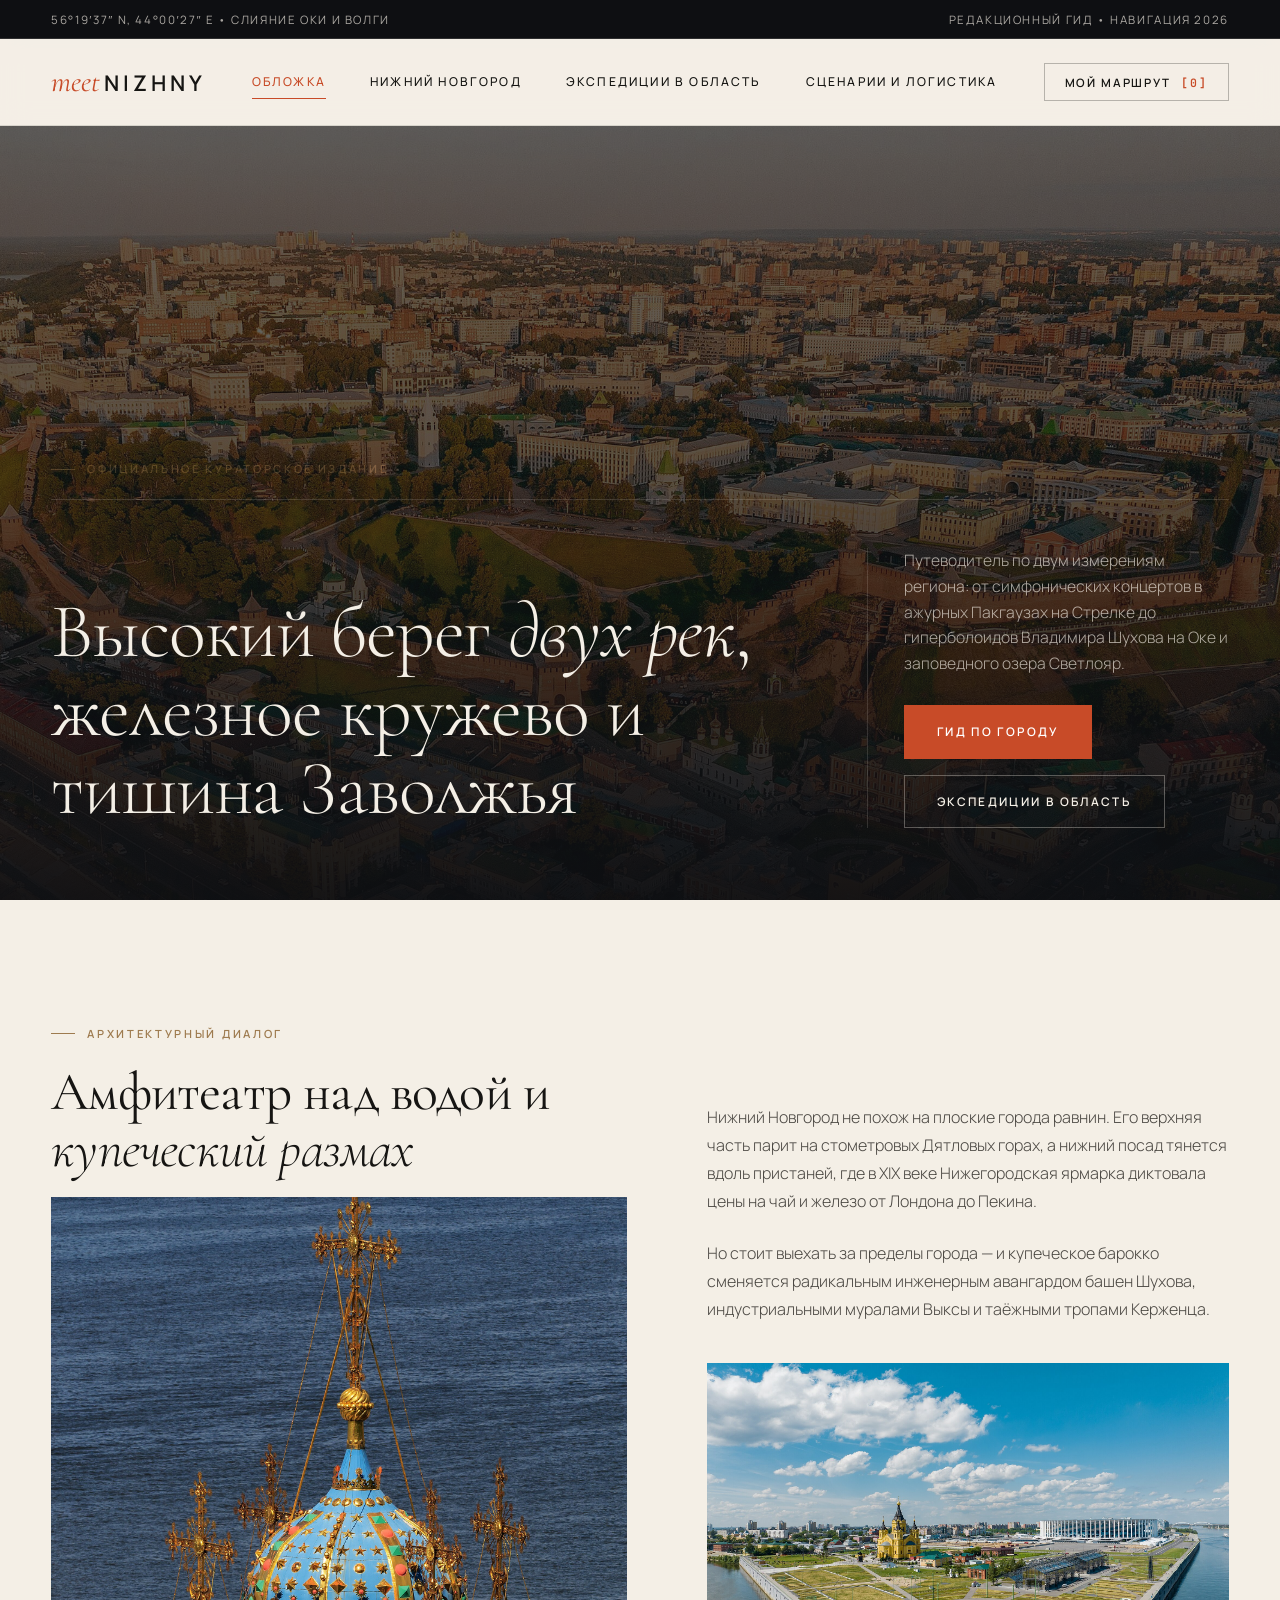
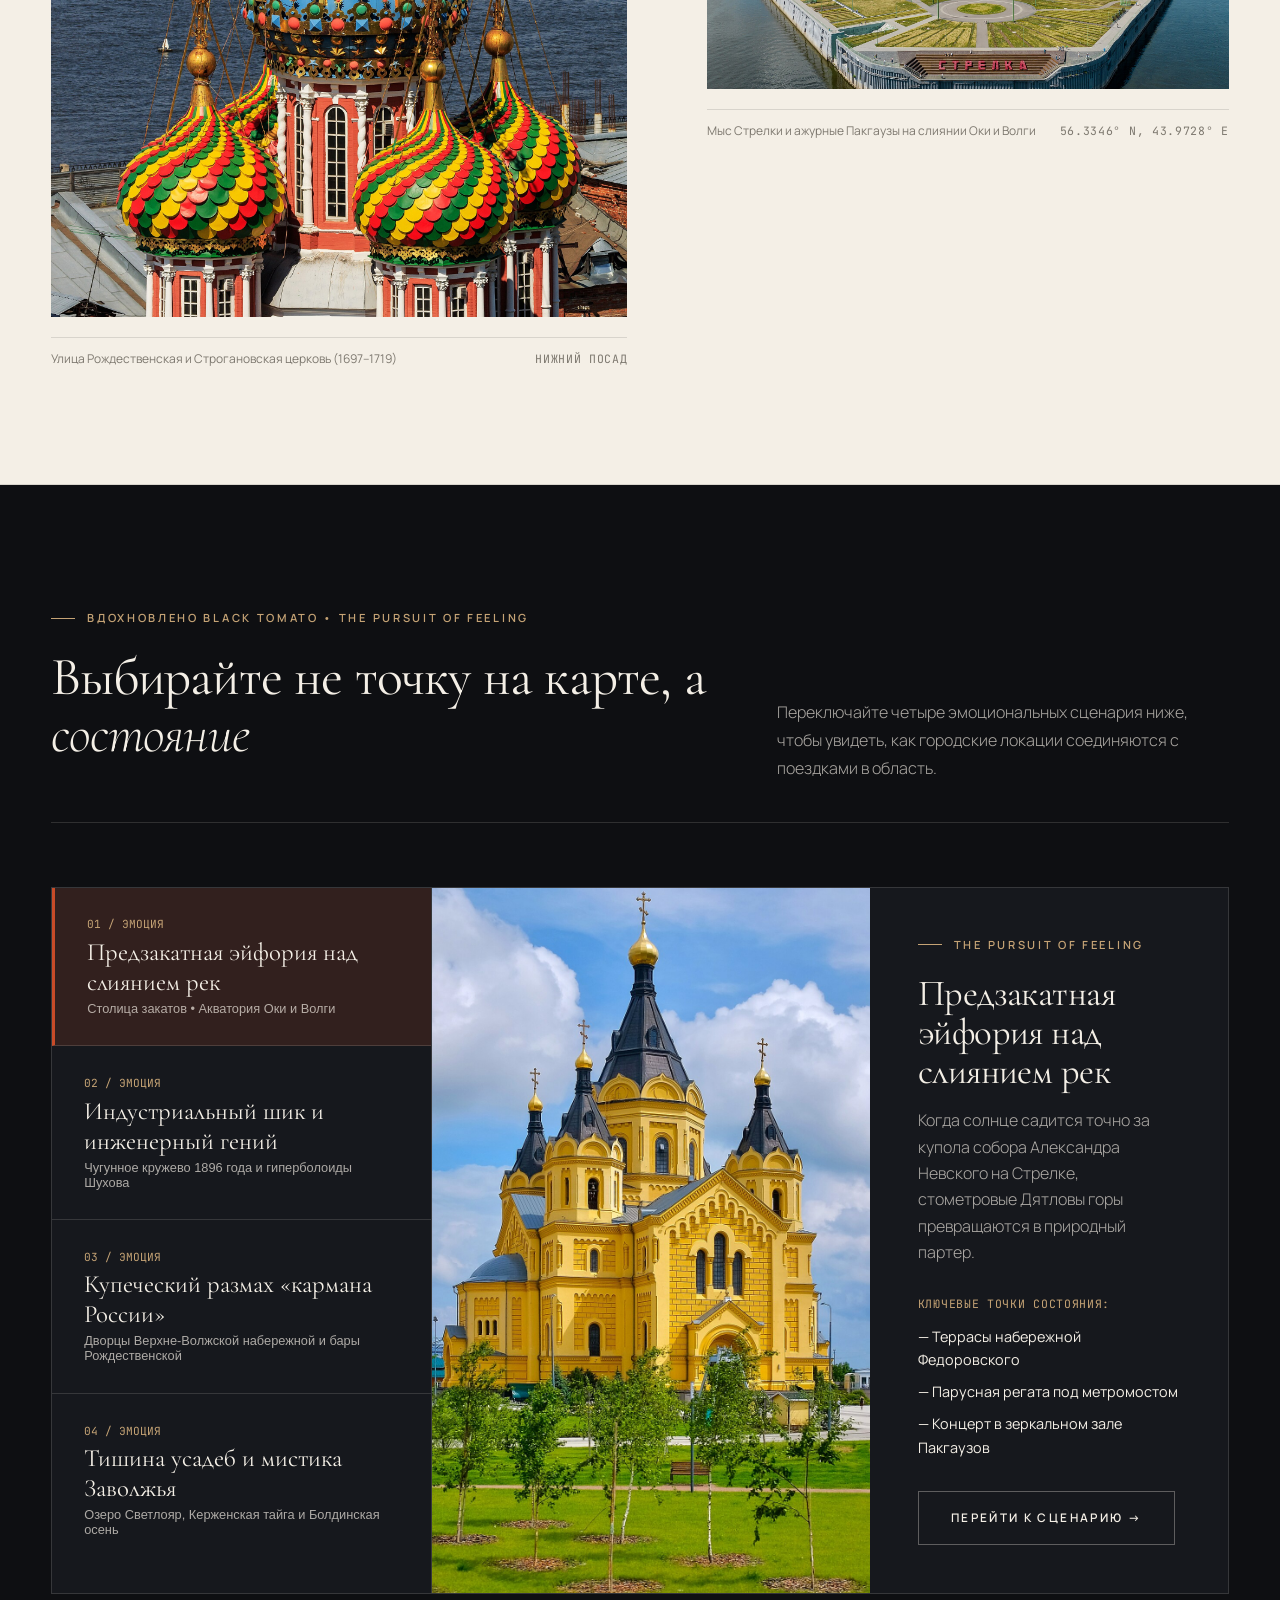
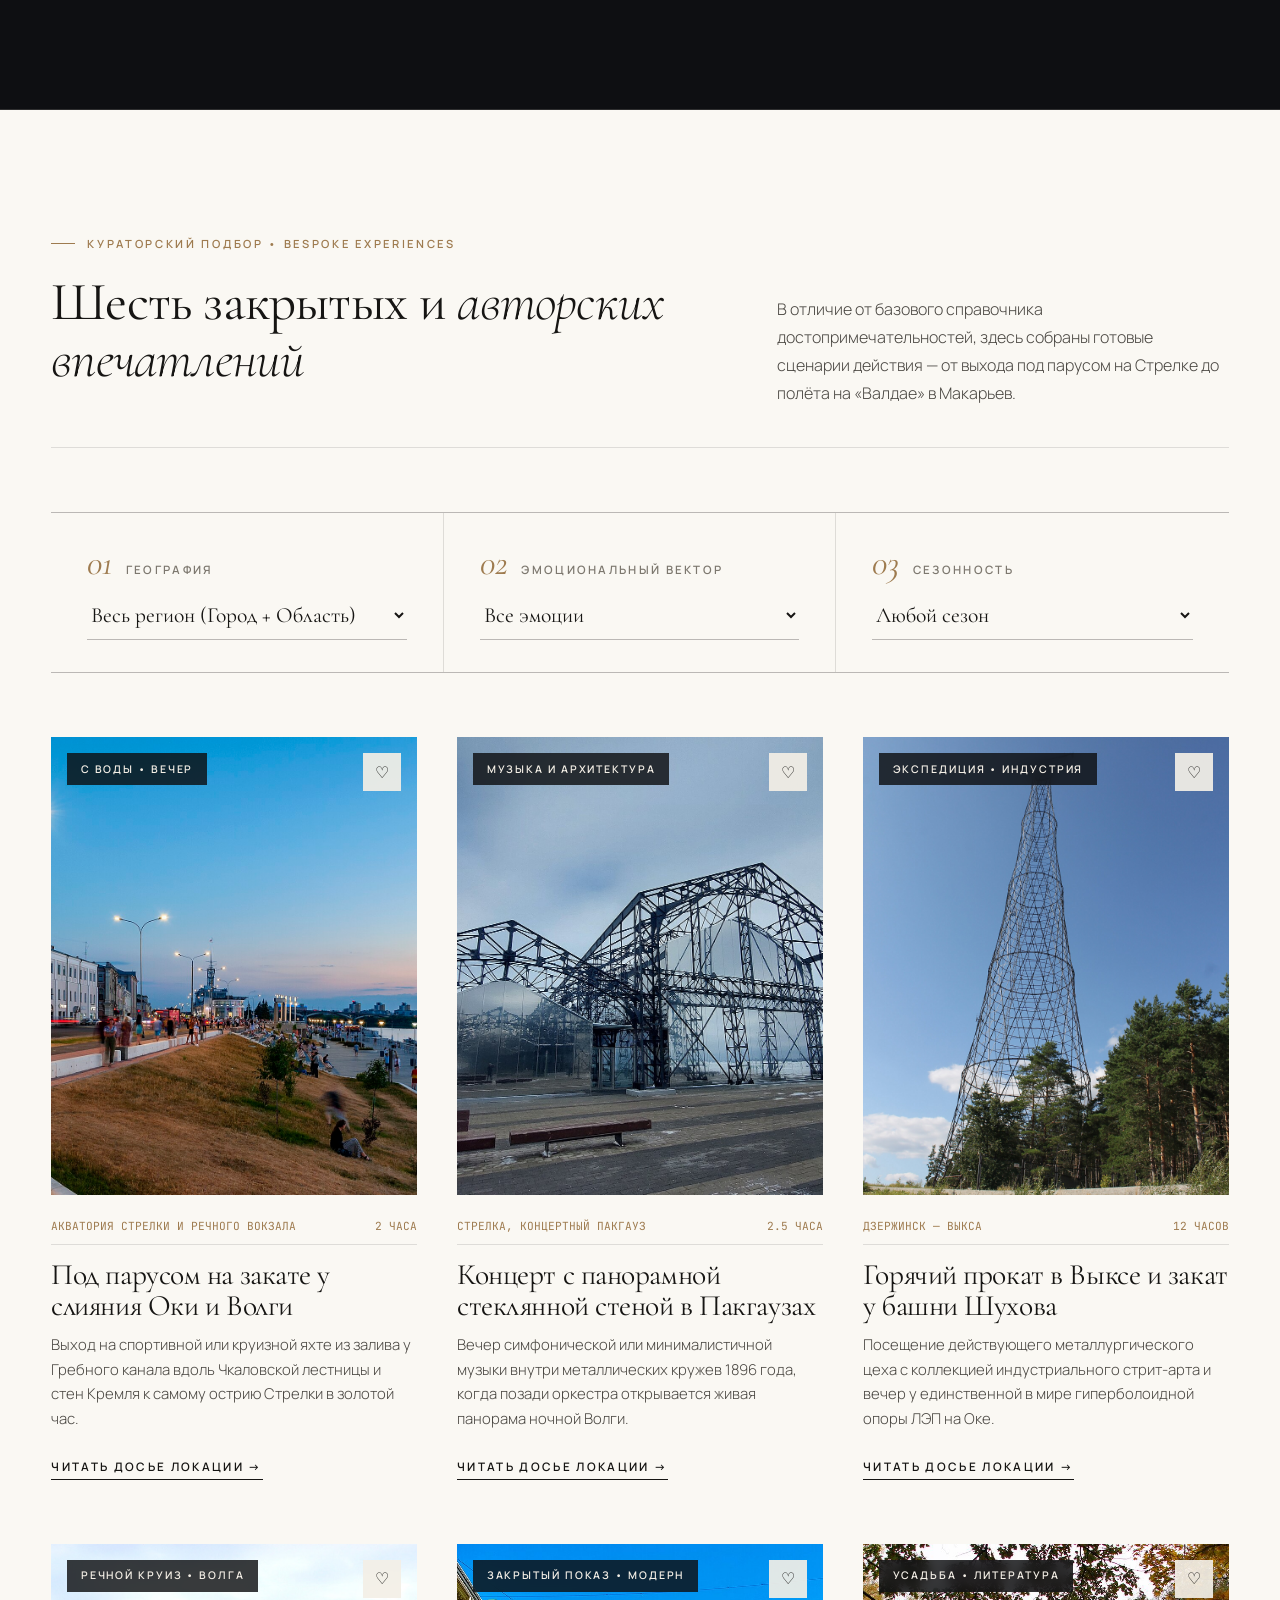
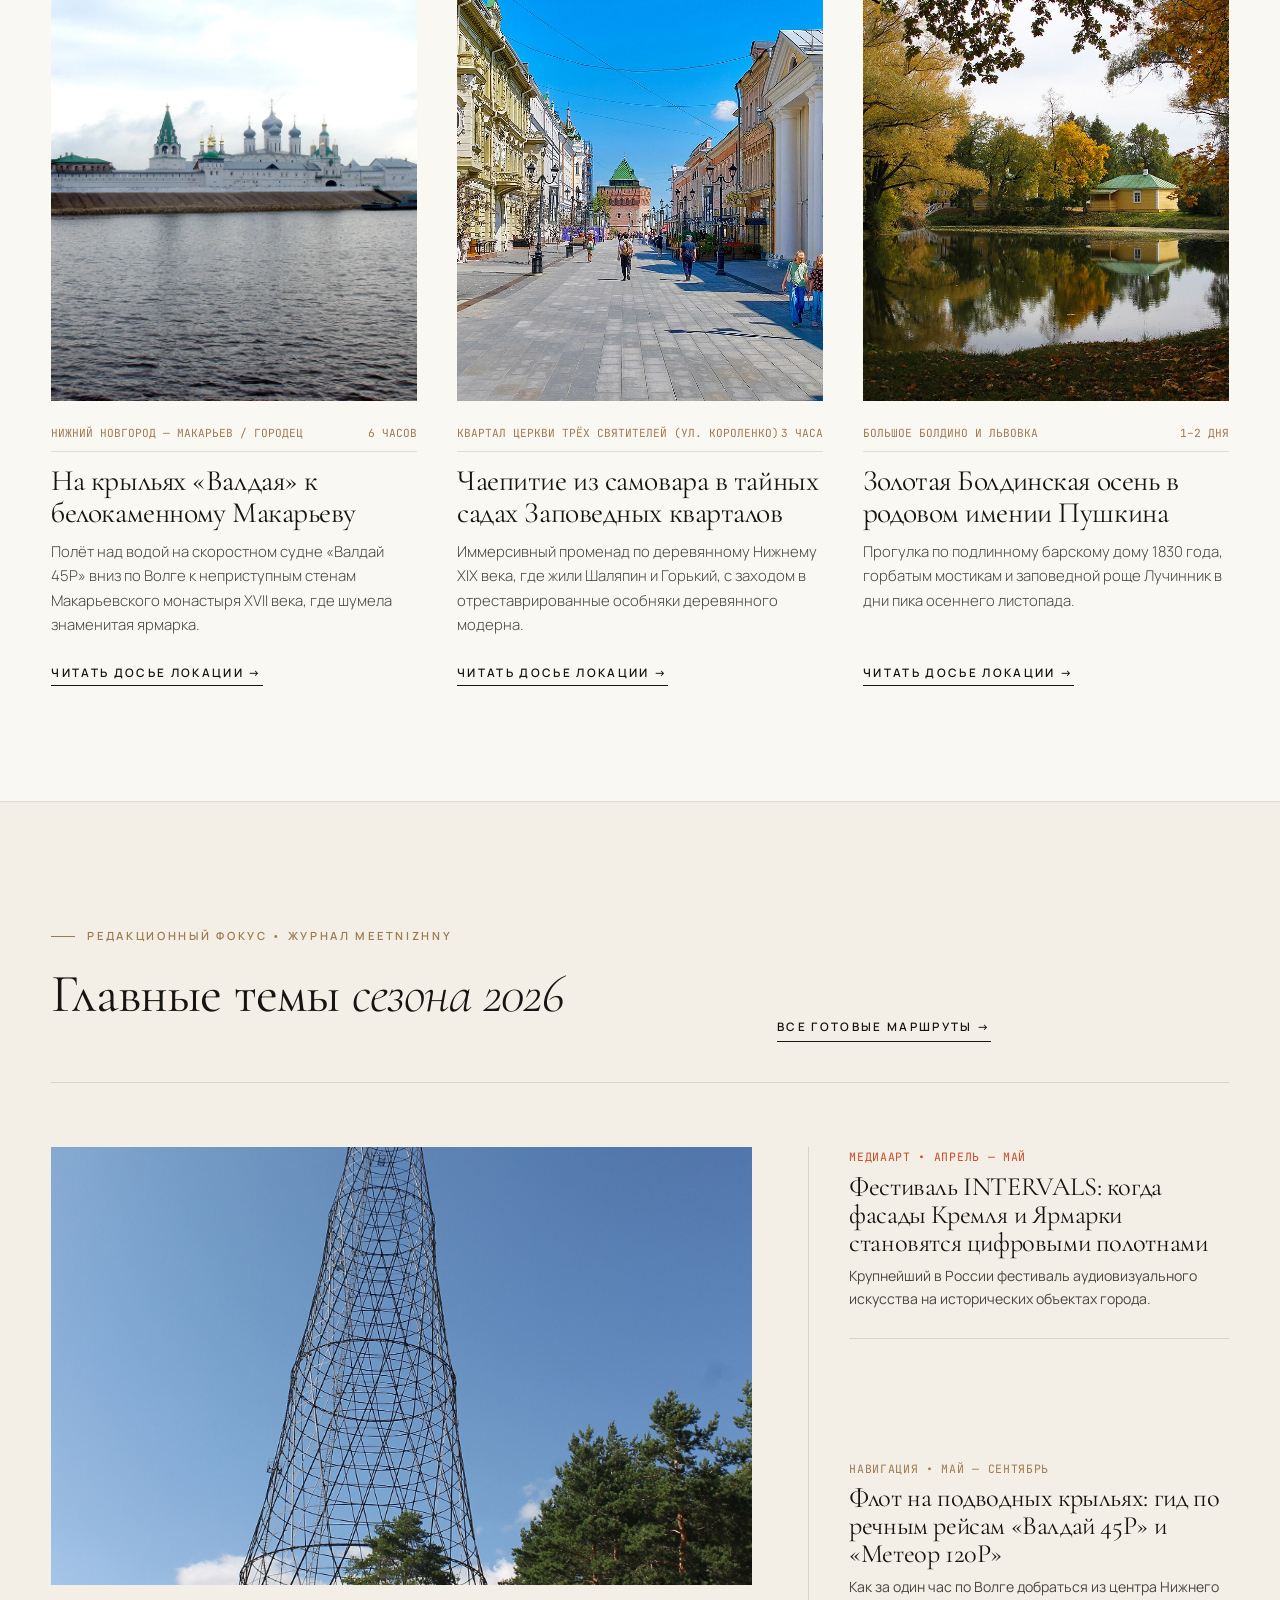
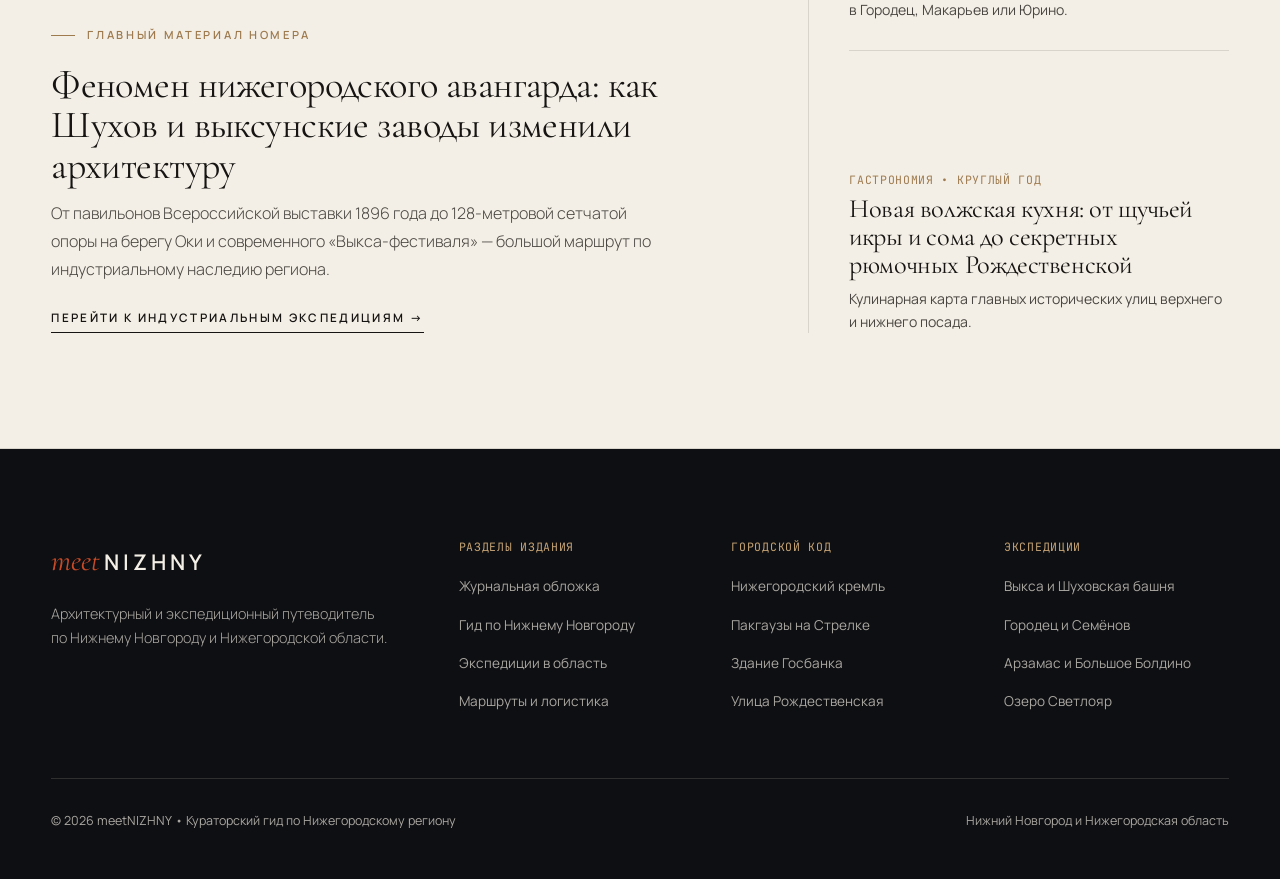
<file: index.html>
<!DOCTYPE html>
<html lang="ru">
<head>
  <meta charset="UTF-8">
  <meta name="viewport" content="width=device-width, initial-scale=1.0">
  <title>meetNIZHNY — Кураторский путеводитель по Нижнему Новгороду и области</title>
  <link rel="icon" type="image/png" href="logo.png">
  <link rel="stylesheet" href="styles.css">
</head>
<body>

  <!-- Верхняя сервисная строка (Wien.info style) -->
  <div class="utility-bar">
    <div class="container utility-inner">
      <span>56°19′37″ N, 44°00′27″ E • Слияние Оки и Волги</span>
      <span>Редакционный гид • Навигация 2026</span>
    </div>
  </div>

  <!-- Главная навигация (Belmond Minimalist Header) -->
  <header class="site-header">
    <div class="container header-inner">
      <a href="index.html" class="brand-logo"><span class="meet">meet</span>NIZHNY</a>
      <nav class="main-nav">
        <a href="index.html" class="nav-link active">Обложка</a>
        <a href="city.html" class="nav-link">Нижний Новгород</a>
        <a href="region.html" class="nav-link">Экспедиции в область</a>
        <a href="routes.html" class="nav-link">Сценарии и логистика</a>
      </nav>
      <button class="fav-trigger" id="favDrawerBtn">
        <span>Мой маршрут</span>
        <span class="fav-count">[0]</span>
      </button>
    </div>
  </header>

  <!-- Hero Section (Belmond Split-Bottom Editorial Hero) -->
  <section class="hero">
    <img class="hero-bg" src="img/kremlin.jpg" alt="Нижегородский кремль">
    <div class="hero-gradient"></div>
    <div class="container">
      <span class="eyebrow" style="color:var(--accent-bronze-light);">Официальное кураторское издание</span>
      <div class="hero-grid">
        <div>
          <h1 class="display-title">Высокий берег <em>двух рек</em>, железное кружево и тишина Заволжья</h1>
        </div>
        <div class="hero-aside">
          <p>
            Путеводитель по двум измерениям региона: от симфонических концертов в ажурных Пакгаузах на Стрелке до гиперболоидов Владимира Шухова на Оке и заповедного озера Светлояр.
          </p>
          <div style="display:flex; gap:1rem; flex-wrap:wrap;">
            <a href="city.html" class="btn btn-terracotta">Гид по городу</a>
            <a href="region.html" class="btn btn-outline-light">Экспедиции в область</a>
          </div>
        </div>
      </div>
    </div>
  </section>

  <!-- Асимметричный журнальный разворот (Belmond Editorial Spread) -->
  <section class="section">
    <div class="container">
      <div class="belmond-spread">
        <div class="spread-col-left">
          <span class="eyebrow">Архитектурный диалог</span>
          <h2 class="section-title">Амфитеатр над водой и <em>купеческий размах</em></h2>
          <div class="frame-portrait">
            <img src="img/stroganov.jpg" alt="Строгановская церковь на Рождественской">
          </div>
          <div class="image-caption">
            <span>Улица Рождественская и Строгановская церковь (1697–1719)</span>
            <span class="mono-tag">Нижний посад</span>
          </div>
        </div>

        <div class="spread-col-right">
          <p class="section-lead" style="margin-bottom:1.5rem;">
            Нижний Новгород не похож на плоские города равнин. Его верхняя часть парит на стометровых Дятловых горах, а нижний посад тянется вдоль пристаней, где в XIX веке Нижегородская ярмарка диктовала цены на чай и железо от Лондона до Пекина.
          </p>
          <p class="section-lead">
            Но стоит выехать за пределы города — и купеческое барокко сменяется радикальным инженерным авангардом башен Шухова, индустриальными муралами Выксы и таёжными тропами Керженца.
          </p>
          <div class="frame-landscape">
            <img src="img/strelka.jpg" alt="Стрелка Оки и Волги">
          </div>
          <div class="image-caption">
            <span>Мыс Стрелки и ажурные Пакгаузы на слиянии Оки и Волги</span>
            <span class="mono-tag">56.3346° N, 43.9728° E</span>
          </div>
        </div>
      </div>
    </div>
  </section>

  <!-- Black Tomato: The Pursuit of Feeling (Двигатель эмоций) -->
  <section class="section section-dark">
    <div class="container">
      <div class="section-header-split">
        <div>
          <span class="eyebrow">Вдохновлено Black Tomato • The Pursuit of Feeling</span>
          <h2 class="section-title">Выбирайте не точку на карте, а <em>состояние</em></h2>
        </div>
        <p class="section-lead">
          Переключайте четыре эмоциональных сценария ниже, чтобы увидеть, как городские локации соединяются с поездками в область.
        </p>
      </div>

      <div class="feelings-matrix">
        <div class="feelings-nav" id="feelingsNav"></div>
        <div class="feeling-stage" id="feelingStage"></div>
      </div>
    </div>
  </section>

  <!-- Remote Lands: 1 - 2 - 3 Конфигуратор эксклюзивных впечатлений -->
  <section class="section section-alabaster">
    <div class="container">
      <div class="section-header-split">
        <div>
          <span class="eyebrow">Кураторский подбор • Bespoke Experiences</span>
          <h2 class="section-title">Шесть закрытых и <em>авторских впечатлений</em></h2>
        </div>
        <p class="section-lead">
          В отличие от базового справочника достопримечательностей, здесь собраны готовые сценарии действия — от выхода под парусом на Стрелке до полёта на «Валдае» в Макарьев.
        </p>
      </div>

      <div class="remotelands-finder">
        <div class="rl-step">
          <div class="rl-step-header">
            <span class="rl-num">01</span>
            <span class="rl-label">География</span>
          </div>
          <select class="rl-select" id="rlScope">
            <option value="all">Весь регион (Город + Область)</option>
            <option value="city">Только акватория и кварталы Нижнего</option>
            <option value="region">Экспедиции по Нижегородской области</option>
          </select>
        </div>

        <div class="rl-step">
          <div class="rl-step-header">
            <span class="rl-num">02</span>
            <span class="rl-label">Эмоциональный вектор</span>
          </div>
          <select class="rl-select" id="rlMood">
            <option value="all">Все эмоции</option>
            <option value="sunset">Предзакатная эйфория и вода</option>
            <option value="avantgarde">Индустриальный шик и музыка</option>
            <option value="merchant">Купеческий размах и ремёсла</option>
            <option value="mystic">Тишина усадеб и Заволжье</option>
          </select>
        </div>

        <div class="rl-step">
          <div class="rl-step-header">
            <span class="rl-num">03</span>
            <span class="rl-label">Сезонность</span>
          </div>
          <select class="rl-select" id="rlSeason">
            <option value="all">Любой сезон</option>
            <option value="summer">Речная навигация (Май — Сентябрь)</option>
            <option value="autumn">Золотая Болдинская осень</option>
          </select>
        </div>
      </div>

      <div class="editorial-grid" id="signatureExperiencesGrid"></div>
    </div>
  </section>

  <!-- Discover LA: Today's Must Read (Журнальная рубрика) -->
  <section class="section">
    <div class="container">
      <div class="section-header-split">
        <div>
          <span class="eyebrow">Редакционный фокус • Журнал meetNIZHNY</span>
          <h2 class="section-title">Главные темы <em>сезона 2026</em></h2>
        </div>
        <div>
          <a href="routes.html" class="editorial-link">Все готовые маршруты →</a>
        </div>
      </div>

      <div class="must-read-grid">
        <div class="must-read-lead">
          <img src="img/shukhov.jpg" alt="Шуховская башня на Оке">
          <span class="eyebrow">Главный материал номера</span>
          <h3 class="serif" style="font-size:2.4rem; margin-bottom:0.75rem;">Феномен нижегородского авангарда: как Шухов и выксунские заводы изменили архитектуру</h3>
          <p class="section-lead" style="margin-bottom:1.25rem;">
            От павильонов Всероссийской выставки 1896 года до 128-метровой сетчатой опоры на берегу Оки и современного «Выкса-фестиваля» — большой маршрут по индустриальному наследию региона.
          </p>
          <a href="region.html" class="editorial-link">Перейти к индустриальным экспедициям →</a>
        </div>

        <div class="must-read-side">
          <div class="side-story">
            <div class="mono-tag" style="color:var(--accent-terracotta); margin-bottom:0.4rem;">МЕДИААРТ • АПРЕЛЬ — МАЙ</div>
            <h4 class="serif" style="font-size:1.65rem; margin-bottom:0.45rem;">Фестиваль INTERVALS: когда фасады Кремля и Ярмарки становятся цифровыми полотнами</h4>
            <p style="font-size:0.88rem; color:var(--text-charcoal);">Крупнейший в России фестиваль аудиовизуального искусства на исторических объектах города.</p>
          </div>
          <div class="side-story">
            <div class="mono-tag" style="color:var(--accent-bronze); margin-bottom:0.4rem;">НАВИГАЦИЯ • МАЙ — СЕНТЯБРЬ</div>
            <h4 class="serif" style="font-size:1.65rem; margin-bottom:0.45rem;">Флот на подводных крыльях: гид по речным рейсам «Валдай 45Р» и «Метеор 120Р»</h4>
            <p style="font-size:0.88rem; color:var(--text-charcoal);">Как за один час по Волге добраться из центра Нижнего в Городец, Макарьев или Юрино.</p>
          </div>
          <div class="side-story">
            <div class="mono-tag" style="color:var(--accent-bronze); margin-bottom:0.4rem;">ГАСТРОНОМИЯ • КРУГЛЫЙ ГОД</div>
            <h4 class="serif" style="font-size:1.65rem; margin-bottom:0.45rem;">Новая волжская кухня: от щучьей икры и сома до секретных рюмочных Рождественской</h4>
            <p style="font-size:0.88rem; color:var(--text-charcoal);">Кулинарная карта главных исторических улиц верхнего и нижнего посада.</p>
          </div>
        </div>
      </div>
    </div>
  </section>

  <!-- Модальное окно и боковая панель маршрута -->
  <div class="modal-backdrop" id="placeModal">
    <div class="modal-window" id="placeModalBody"></div>
  </div>

  <div class="drawer-backdrop" id="favDrawer">
    <div class="drawer-panel">
      <div style="display:flex; justify-content:space-between; align-items:center; padding-bottom:1.25rem; border-bottom:1px solid var(--line-light-strong);">
        <h3 class="serif" style="font-size:1.85rem;">Мой маршрут</h3>
        <button id="favDrawerClose" style="background:none; border:none; font-size:1.2rem; cursor:pointer;">✕</button>
      </div>
      <div id="drawerList" style="flex-grow:1; overflow-y:auto; padding:1rem 0;"></div>
      <a href="routes.html" class="btn btn-terracotta" style="width:100%;">Открыть почасовые таймлайны →</a>
    </div>
  </div>

  <!-- Подвал -->
  <footer class="site-footer">
    <div class="container">
      <div class="footer-grid">
        <div>
          <a href="index.html" class="brand-logo" style="color:var(--text-ivory); margin-bottom:1rem;"><span class="meet">meet</span>NIZHNY</a>
          <p style="color:var(--text-ivory-muted); font-size:0.9rem; max-width:340px; font-weight:300;">
            Архитектурный и экспедиционный путеводитель по Нижнему Новгороду и Нижегородской области.
          </p>
        </div>
        <div>
          <div class="mono-tag" style="color:var(--accent-bronze-light); margin-bottom:1rem;">Разделы издания</div>
          <ul class="footer-links">
            <li><a href="index.html">Журнальная обложка</a></li>
            <li><a href="city.html">Гид по Нижнему Новгороду</a></li>
            <li><a href="region.html">Экспедиции в область</a></li>
            <li><a href="routes.html">Маршруты и логистика</a></li>
          </ul>
        </div>
        <div>
          <div class="mono-tag" style="color:var(--accent-bronze-light); margin-bottom:1rem;">Городской код</div>
          <ul class="footer-links">
            <li><a href="city.html">Нижегородский кремль</a></li>
            <li><a href="city.html">Пакгаузы на Стрелке</a></li>
            <li><a href="city.html">Здание Госбанка</a></li>
            <li><a href="city.html">Улица Рождественская</a></li>
          </ul>
        </div>
        <div>
          <div class="mono-tag" style="color:var(--accent-bronze-light); margin-bottom:1rem;">Экспедиции</div>
          <ul class="footer-links">
            <li><a href="region.html">Выкса и Шуховская башня</a></li>
            <li><a href="region.html">Городец и Семёнов</a></li>
            <li><a href="region.html">Арзамас и Большое Болдино</a></li>
            <li><a href="region.html">Озеро Светлояр</a></li>
          </ul>
        </div>
      </div>
      <div style="padding-top:2rem; font-size:0.78rem; color:var(--text-ivory-muted); display:flex; justify-content:space-between; flex-wrap:wrap;">
        <span>© 2026 meetNIZHNY • Кураторский гид по Нижегородскому региону</span>
        <span>Нижний Новгород и Нижегородская область</span>
      </div>
    </div>
  </footer>

  <script src="app.js"></script>
</body>
</html>
</file>
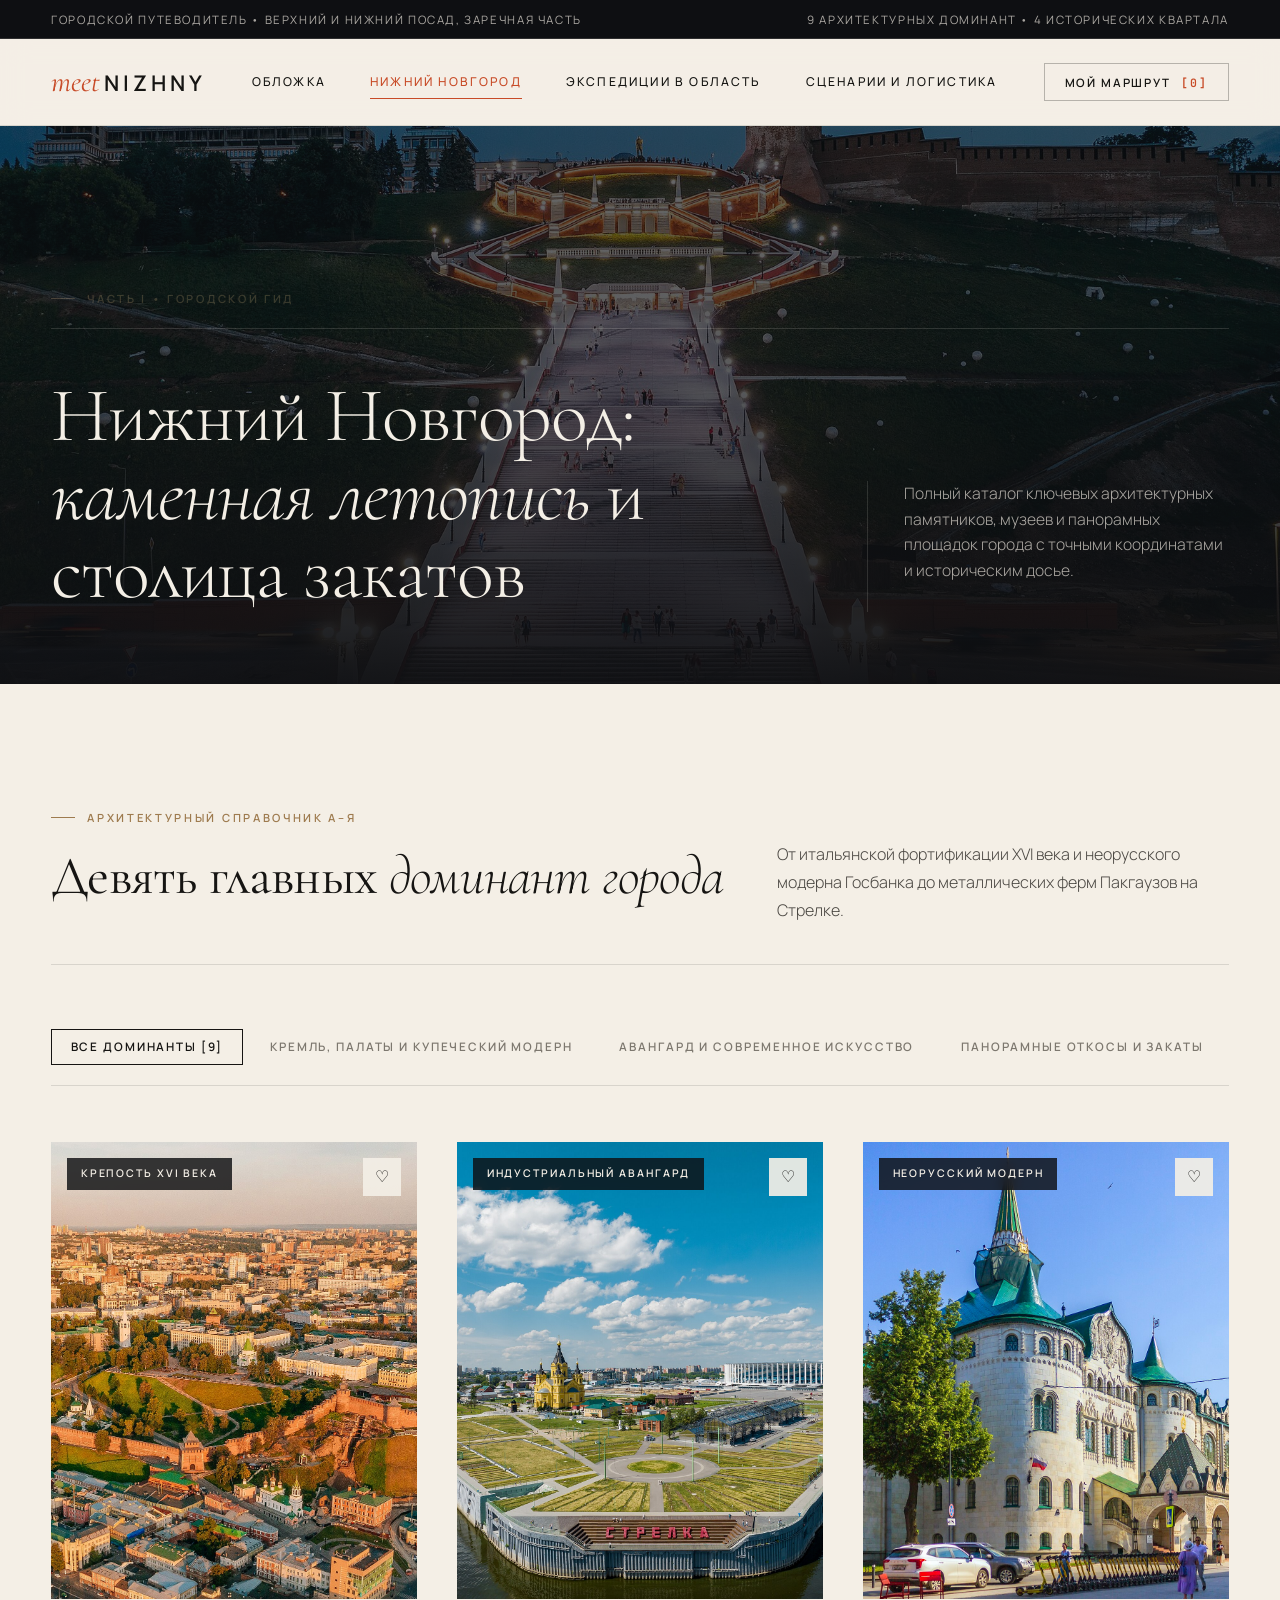
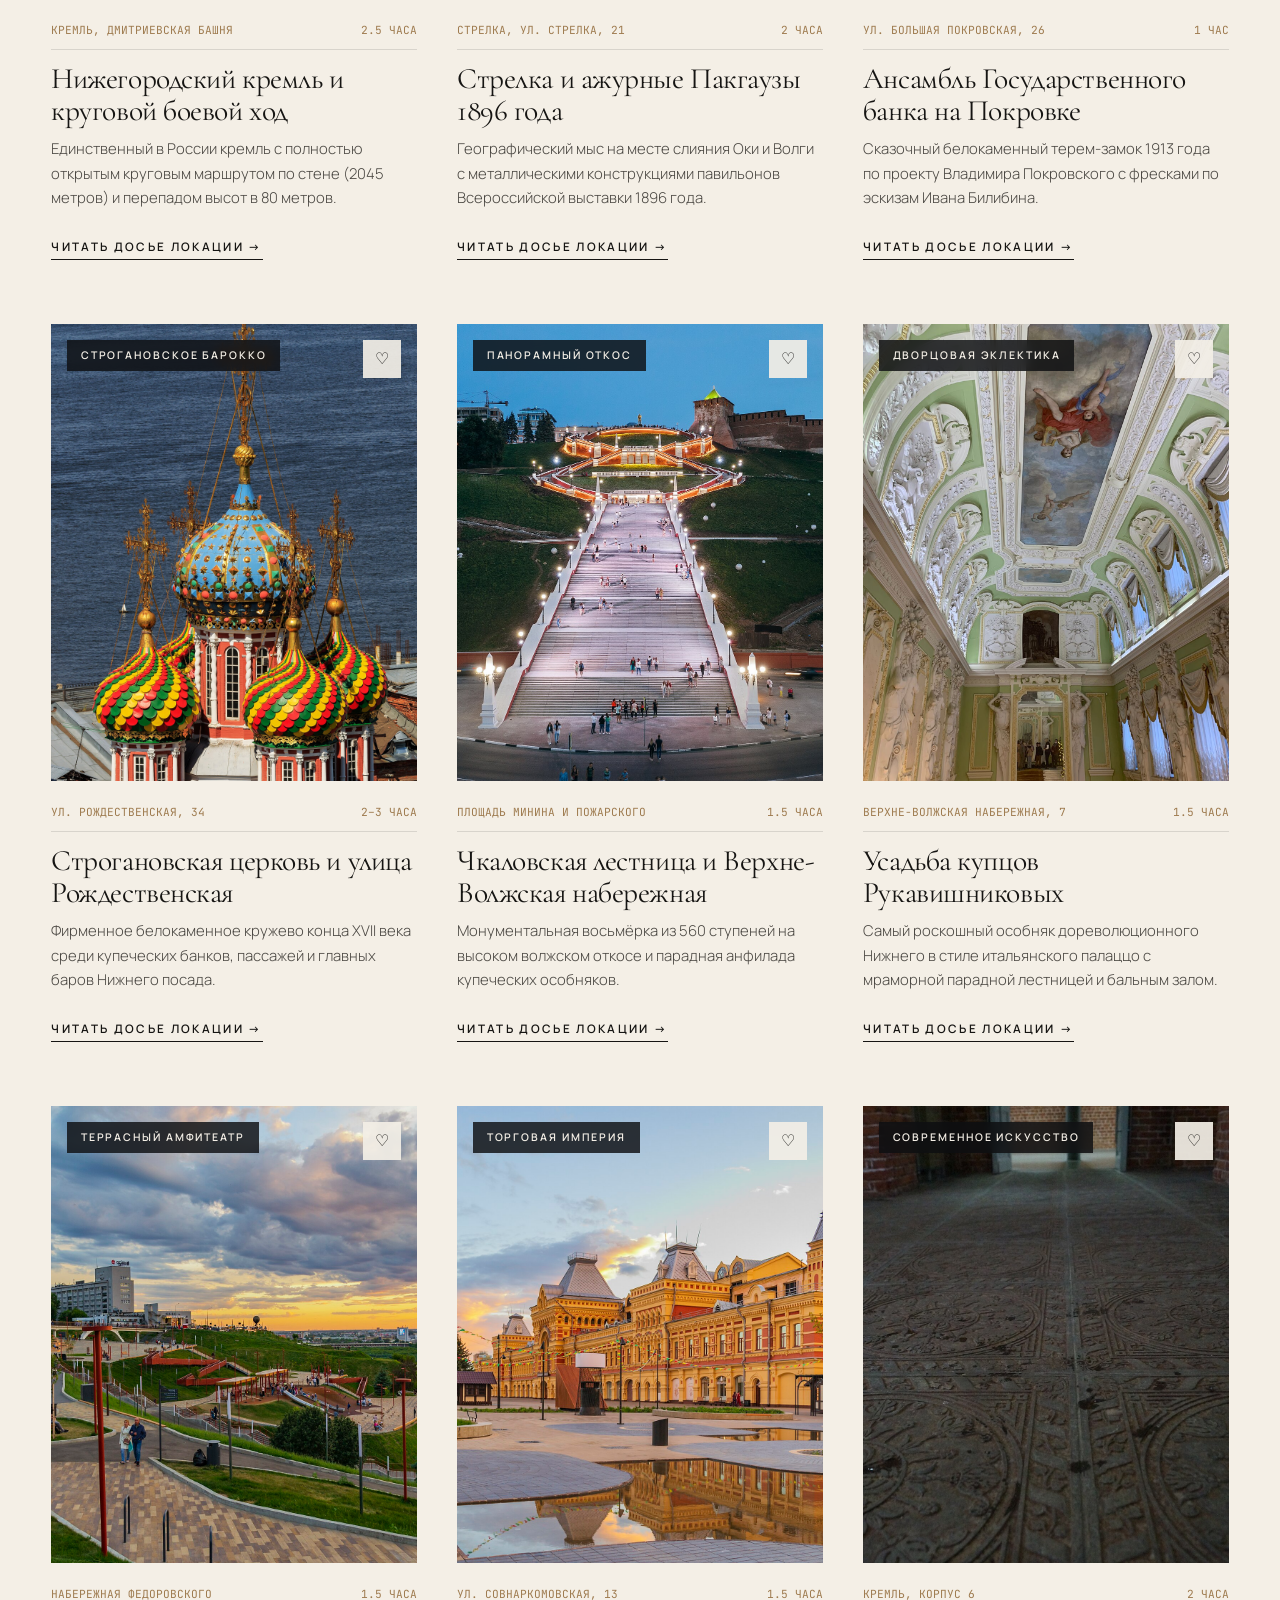
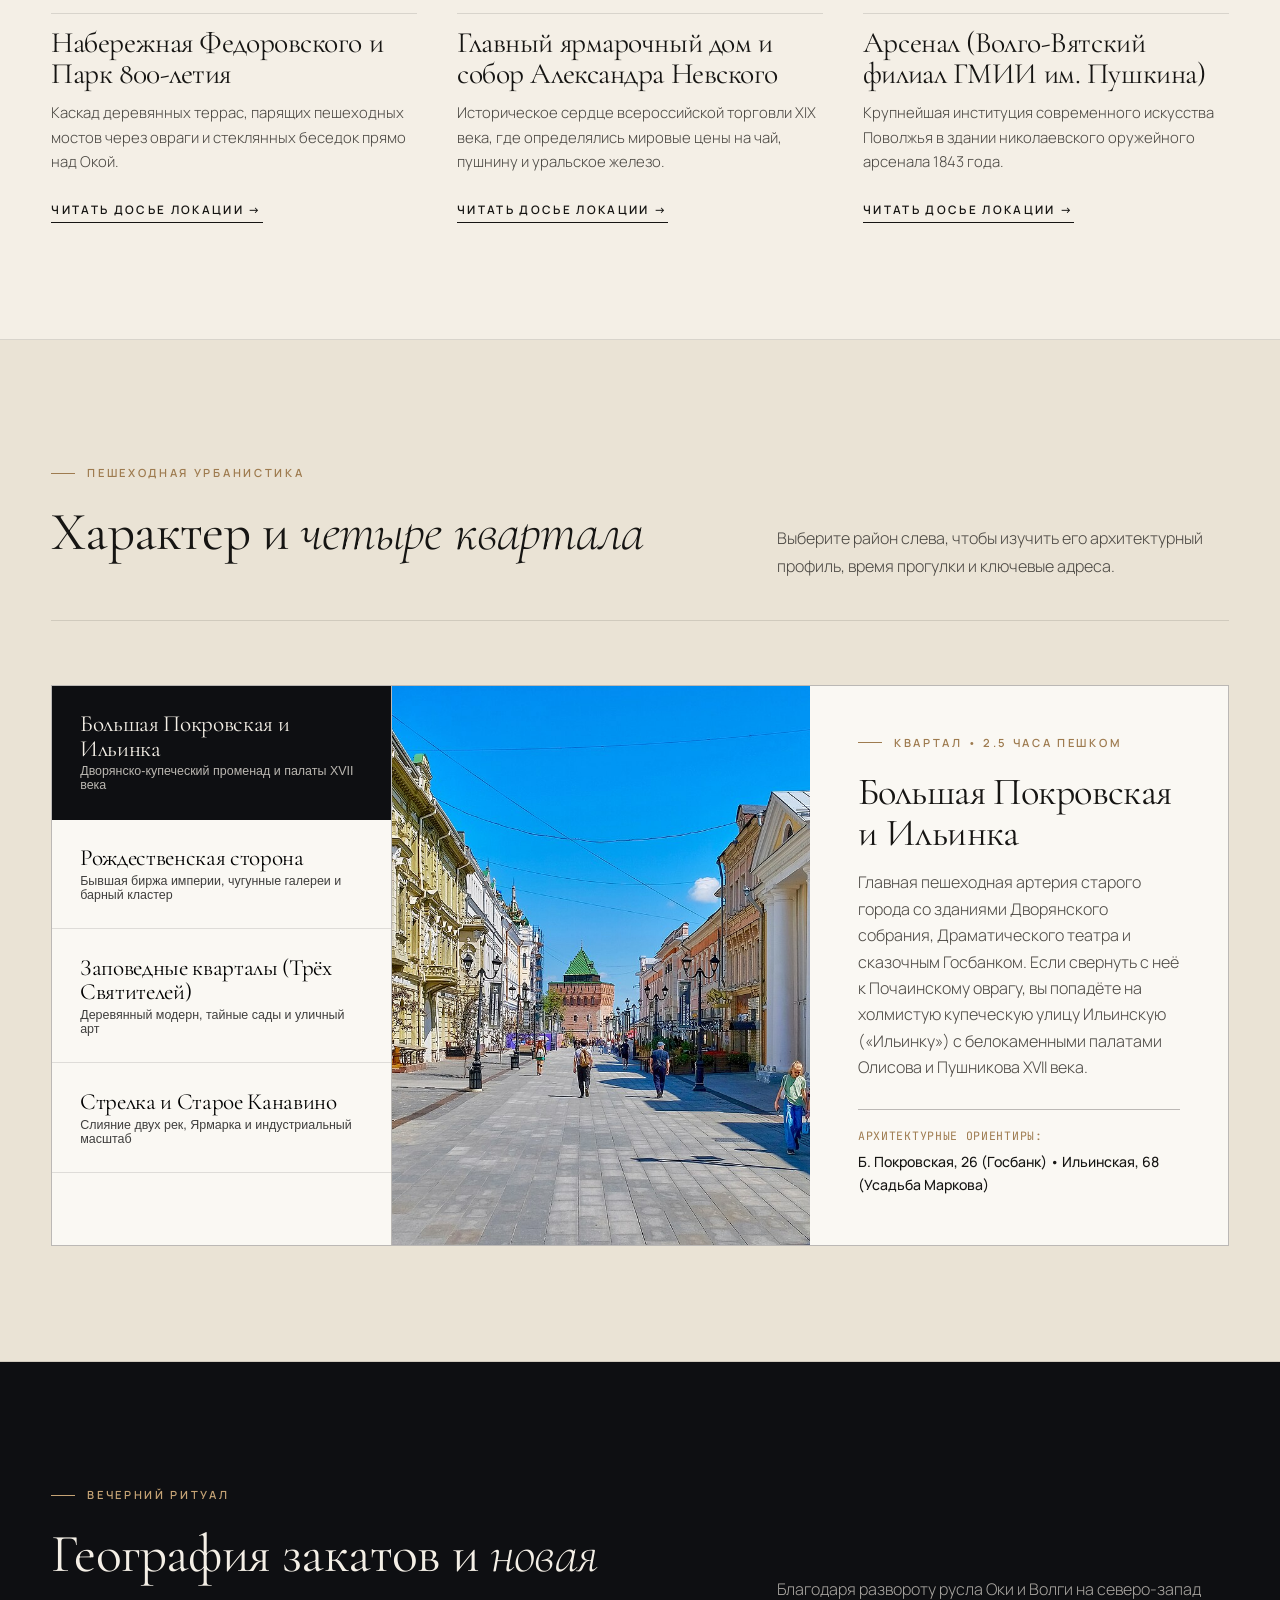
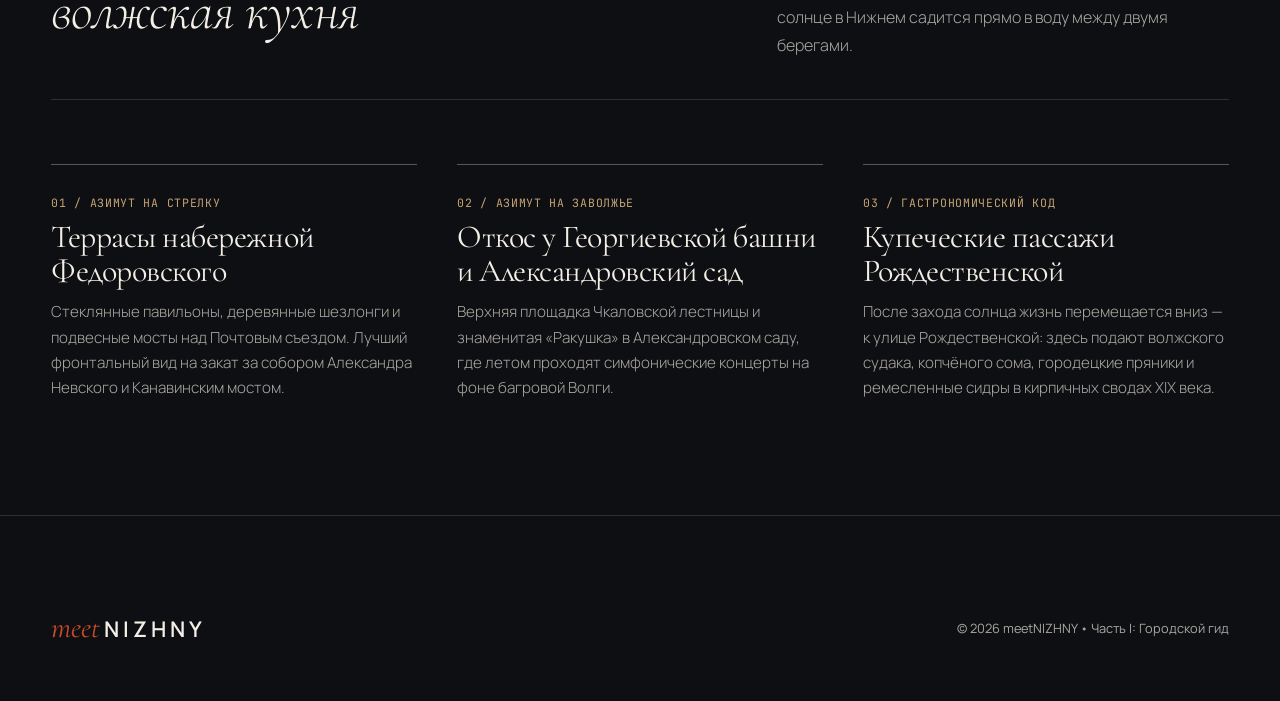
<file: city.html>
<!DOCTYPE html>
<html lang="ru">
<head>
  <meta charset="UTF-8">
  <meta name="viewport" content="width=device-width, initial-scale=1.0">
  <title>Нижний Новгород — Архитектура, Кварталы, Закаты | meetNIZHNY</title>
  <link rel="icon" type="image/png" href="logo.png">
  <link rel="stylesheet" href="styles.css">
</head>
<body>

  <div class="utility-bar">
    <div class="container utility-inner">
      <span>Городской путеводитель • Верхний и Нижний посад, Заречная часть</span>
      <span>9 архитектурных доминант • 4 исторических квартала</span>
    </div>
  </div>

  <header class="site-header">
    <div class="container header-inner">
      <a href="index.html" class="brand-logo"><span class="meet">meet</span>NIZHNY</a>
      <nav class="main-nav">
        <a href="index.html" class="nav-link">Обложка</a>
        <a href="city.html" class="nav-link active">Нижний Новгород</a>
        <a href="region.html" class="nav-link">Экспедиции в область</a>
        <a href="routes.html" class="nav-link">Сценарии и логистика</a>
      </nav>
      <button class="fav-trigger" id="favDrawerBtn">
        <span>Мой маршрут</span>
        <span class="fav-count">[0]</span>
      </button>
    </div>
  </header>

  <section class="hero hero-subpage">
    <img class="hero-bg" src="img/chkalov.jpg" alt="Чкаловская лестница и волжский откос">
    <div class="hero-gradient"></div>
    <div class="container">
      <span class="eyebrow" style="color:var(--accent-bronze-light);">Часть I • Городской гид</span>
      <div class="hero-grid">
        <div>
          <h1 class="display-title">Нижний Новгород: <em>каменная летопись</em> и столица закатов</h1>
        </div>
        <div class="hero-aside">
          <p>
            Полный каталог ключевых архитектурных памятников, музеев и панорамных площадок города с точными координатами и историческим досье.
          </p>
        </div>
      </div>
    </div>
  </section>

  <!-- Каталог 9 городских доминант (карточки и фото рендерятся из app.js) -->
  <section class="section">
    <div class="container">
      <div class="section-header-split">
        <div>
          <span class="eyebrow">Архитектурный справочник А–Я</span>
          <h2 class="section-title">Девять главных <em>доминант города</em></h2>
        </div>
        <p class="section-lead">
          От итальянской фортификации XVI века и неорусского модерна Госбанка до металлических ферм Пакгаузов на Стрелке.
        </p>
      </div>

      <div class="filter-strip">
        <button class="filter-tab active" data-city-cat="all">Все доминанты [9]</button>
        <button class="filter-tab" data-city-cat="architecture">Кремль, палаты и купеческий модерн</button>
        <button class="filter-tab" data-city-cat="avantgarde">Авангард и современное искусство</button>
        <button class="filter-tab" data-city-cat="sunset">Панорамные откосы и закаты</button>
      </div>

      <div class="editorial-grid" id="cityDirectoryGrid"></div>
    </div>
  </section>

  <!-- Интерактивная матрица кварталов (фото рендерятся из app.js) -->
  <section class="section section-stone">
    <div class="container">
      <div class="section-header-split">
        <div>
          <span class="eyebrow">Пешеходная урбанистика</span>
          <h2 class="section-title">Характер и <em>четыре квартала</em></h2>
        </div>
        <p class="section-lead">
          Выберите район слева, чтобы изучить его архитектурный профиль, время прогулки и ключевые адреса.
        </p>
      </div>

      <div class="hood-explorer">
        <div class="hood-sidebar" id="hoodSidebar"></div>
        <div class="hood-content" id="hoodContent"></div>
      </div>
    </div>
  </section>

  <section class="section section-dark">
    <div class="container">
      <div class="section-header-split">
        <div>
          <span class="eyebrow">Вечерний ритуал</span>
          <h2 class="section-title">География закатов и <em>новая волжская кухня</em></h2>
        </div>
        <p class="section-lead">
          Благодаря развороту русла Оки и Волги на северо-запад солнце в Нижнем садится прямо в воду между двумя берегами.
        </p>
      </div>

      <div class="editorial-grid">
        <div style="border-top:1px solid var(--line-dark-strong); padding-top:1.75rem;">
          <div class="mono-tag" style="color:var(--accent-bronze-light); margin-bottom:0.5rem;">01 / АЗИМУТ НА СТРЕЛКУ</div>
          <h3 class="serif" style="font-size:2rem; margin-bottom:0.75rem;">Террасы набережной Федоровского</h3>
          <p style="color:var(--text-ivory-muted); font-weight:300; font-size:0.95rem;">
            Стеклянные павильоны, деревянные шезлонги и подвесные мосты над Почтовым съездом. Лучший фронтальный вид на закат за собором Александра Невского и Канавинским мостом.
          </p>
        </div>

        <div style="border-top:1px solid var(--line-dark-strong); padding-top:1.75rem;">
          <div class="mono-tag" style="color:var(--accent-bronze-light); margin-bottom:0.5rem;">02 / АЗИМУТ НА ЗАВОЛЖЬЕ</div>
          <h3 class="serif" style="font-size:2rem; margin-bottom:0.75rem;">Откос у Георгиевской башни и Александровский сад</h3>
          <p style="color:var(--text-ivory-muted); font-weight:300; font-size:0.95rem;">
            Верхняя площадка Чкаловской лестницы и знаменитая «Ракушка» в Александровском саду, где летом проходят симфонические концерты на фоне багровой Волги.
          </p>
        </div>

        <div style="border-top:1px solid var(--line-dark-strong); padding-top:1.75rem;">
          <div class="mono-tag" style="color:var(--accent-bronze-light); margin-bottom:0.5rem;">03 / ГАСТРОНОМИЧЕСКИЙ КОД</div>
          <h3 class="serif" style="font-size:2rem; margin-bottom:0.75rem;">Купеческие пассажи Рождественской</h3>
          <p style="color:var(--text-ivory-muted); font-weight:300; font-size:0.95rem;">
            После захода солнца жизнь перемещается вниз — к улице Рождественской: здесь подают волжского судака, копчёного сома, городецкие пряники и ремесленные сидры в кирпичных сводах XIX века.
          </p>
        </div>
      </div>
    </div>
  </section>

  <div class="modal-backdrop" id="placeModal">
    <div class="modal-window" id="placeModalBody"></div>
  </div>

  <div class="drawer-backdrop" id="favDrawer">
    <div class="drawer-panel">
      <div style="display:flex; justify-content:space-between; align-items:center; padding-bottom:1.25rem; border-bottom:1px solid var(--line-light-strong);">
        <h3 class="serif" style="font-size:1.85rem;">Мой маршрут</h3>
        <button id="favDrawerClose" style="background:none; border:none; font-size:1.2rem; cursor:pointer;">✕</button>
      </div>
      <div id="drawerList" style="flex-grow:1; overflow-y:auto; padding:1rem 0;"></div>
      <a href="routes.html" class="btn btn-terracotta" style="width:100%;">Открыть почасовые таймлайны →</a>
    </div>
  </div>

  <footer class="site-footer">
    <div class="container" style="display:flex; justify-content:space-between; align-items:center; flex-wrap:wrap; gap:1rem;">
      <a href="index.html" class="brand-logo" style="color:var(--text-ivory);"><span class="meet">meet</span>NIZHNY</a>
      <span style="font-size:0.8rem; color:var(--text-ivory-muted);">© 2026 meetNIZHNY • Часть I: Городской гид</span>
    </div>
  </footer>

  <script src="app.js"></script>
</body>
</html>
</file>
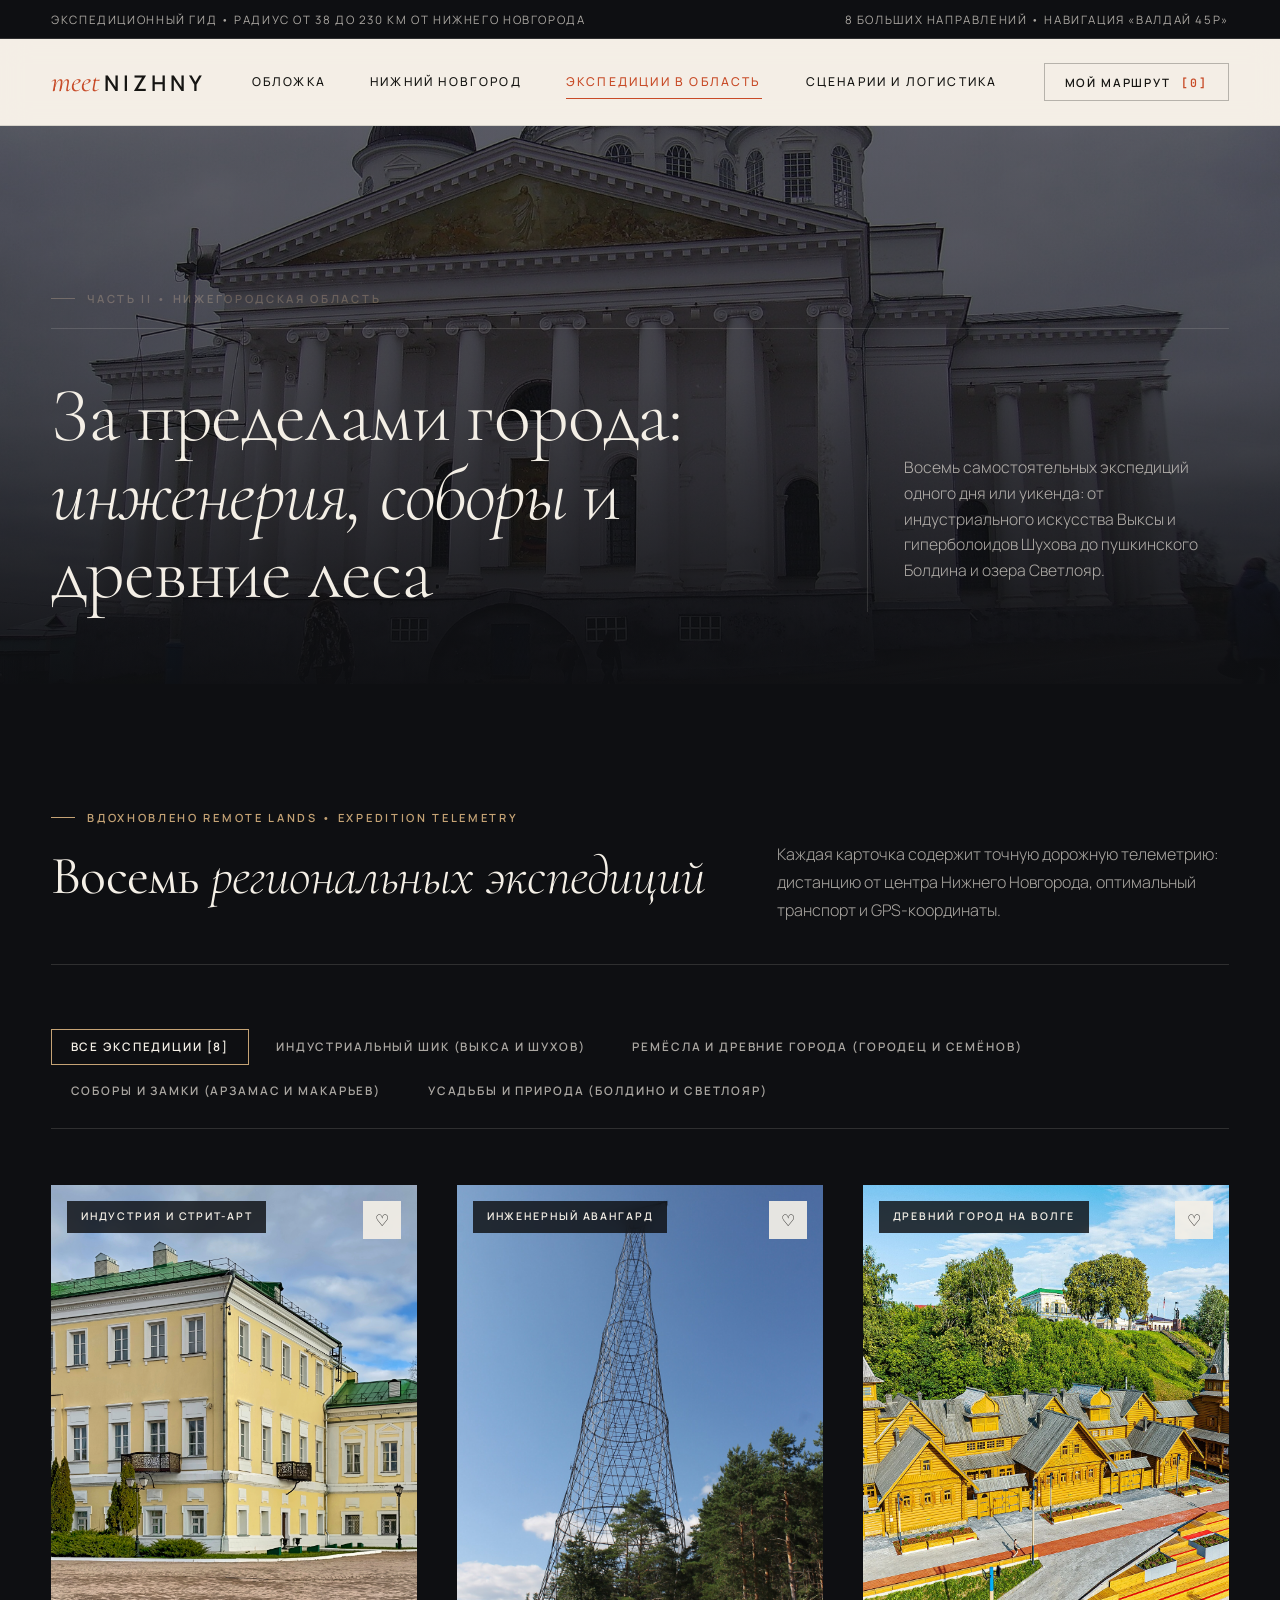
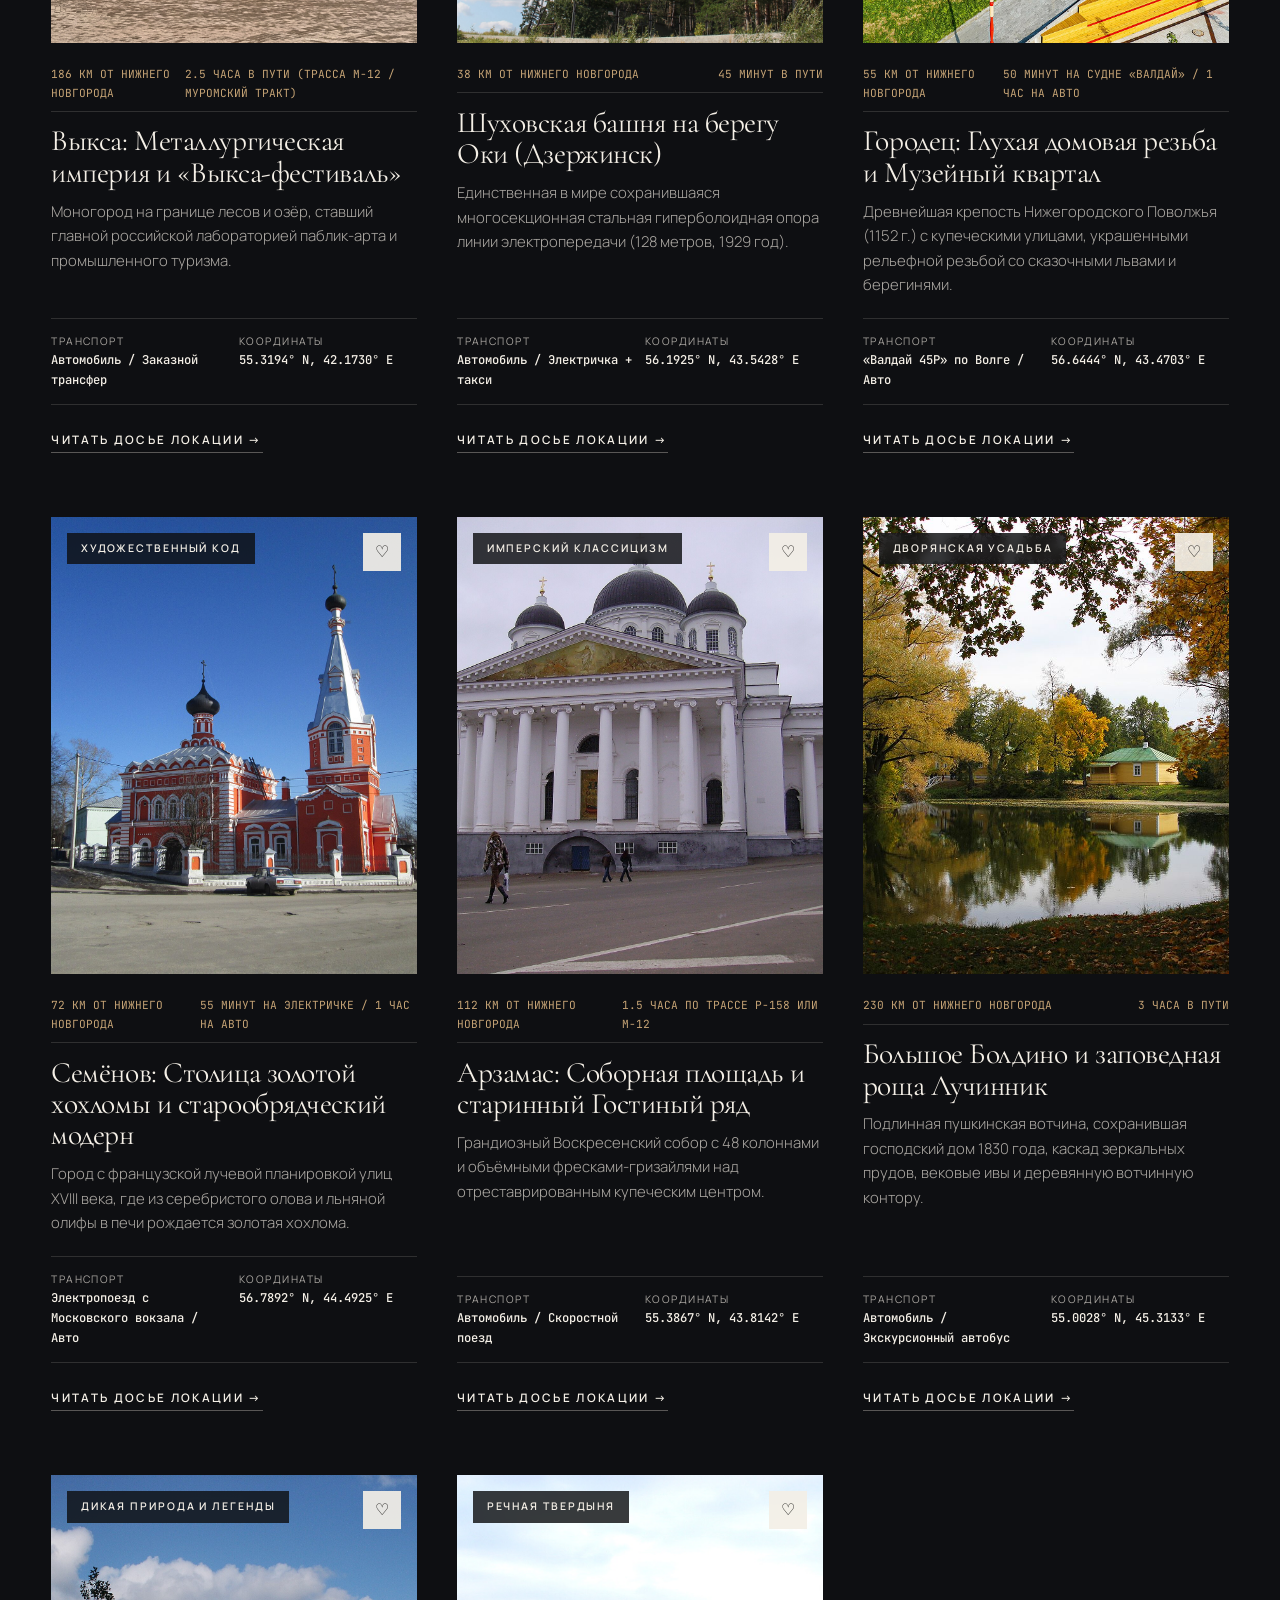
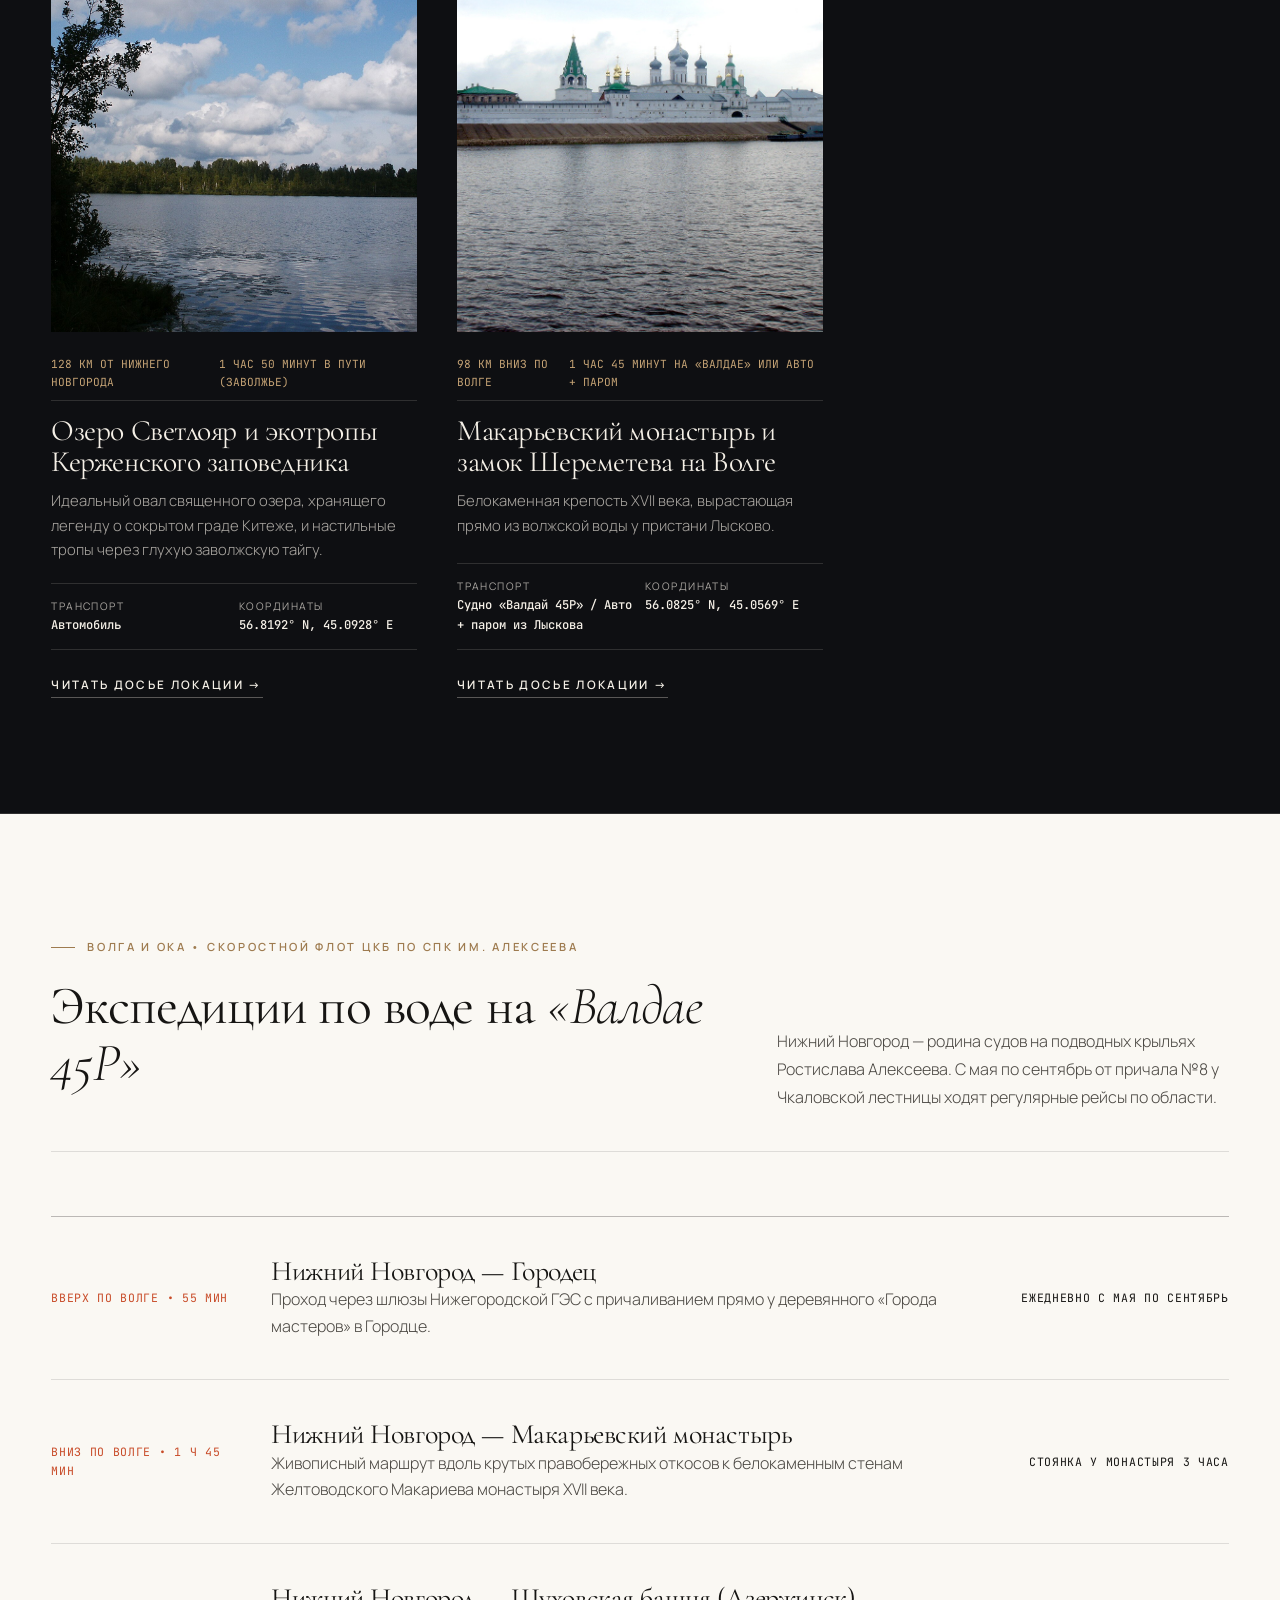
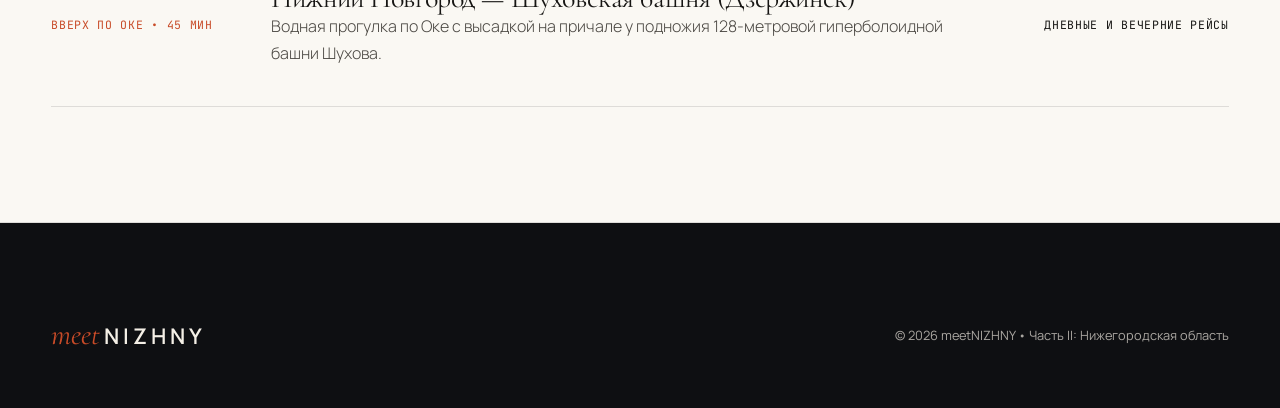
<file: region.html>
<!DOCTYPE html>
<html lang="ru">
<head>
  <meta charset="UTF-8">
  <meta name="viewport" content="width=device-width, initial-scale=1.0">
  <title>Нижегородская область — Экспедиции | meetNIZHNY</title>
  <link rel="icon" type="image/png" href="logo.png">
  <link rel="stylesheet" href="styles.css">
</head>
<body>

  <div class="utility-bar">
    <div class="container utility-inner">
      <span>Экспедиционный гид • Радиус от 38 до 230 км от Нижнего Новгорода</span>
      <span>8 больших направлений • Навигация «Валдай 45Р»</span>
    </div>
  </div>

  <header class="site-header">
    <div class="container header-inner">
      <a href="index.html" class="brand-logo"><span class="meet">meet</span>NIZHNY</a>
      <nav class="main-nav">
        <a href="index.html" class="nav-link">Обложка</a>
        <a href="city.html" class="nav-link">Нижний Новгород</a>
        <a href="region.html" class="nav-link active">Экспедиции в область</a>
        <a href="routes.html" class="nav-link">Сценарии и логистика</a>
      </nav>
      <button class="fav-trigger" id="favDrawerBtn">
        <span>Мой маршрут</span>
        <span class="fav-count">[0]</span>
      </button>
    </div>
  </header>

  <section class="hero hero-subpage">
    <img class="hero-bg" src="img/arzamas.jpg" alt="Воскресенский собор в Арзамасе">
    <div class="hero-gradient"></div>
    <div class="container">
      <span class="eyebrow" style="color:var(--accent-bronze-light);">Часть II • Нижегородская область</span>
      <div class="hero-grid">
        <div>
          <h1 class="display-title">За пределами города: <em>инженерия, соборы</em> и древние леса</h1>
        </div>
        <div class="hero-aside">
          <p>
            Восемь самостоятельных экспедиций одного дня или уикенда: от индустриального искусства Выксы и гиперболоидов Шухова до пушкинского Болдина и озера Светлояр.
          </p>
        </div>
      </div>
    </div>
  </section>

  <!-- Каталог 8 экспедиций по области (карточки и фото рендерятся из app.js) -->
  <section class="section section-dark">
    <div class="container">
      <div class="section-header-split">
        <div>
          <span class="eyebrow">Вдохновлено Remote Lands • Expedition Telemetry</span>
          <h2 class="section-title">Восемь <em>региональных экспедиций</em></h2>
        </div>
        <p class="section-lead">
          Каждая карточка содержит точную дорожную телеметрию: дистанцию от центра Нижнего Новгорода, оптимальный транспорт и GPS-координаты.
        </p>
      </div>

      <div class="filter-strip">
        <button class="filter-tab active" data-reg-cat="all">Все экспедиции [8]</button>
        <button class="filter-tab" data-reg-cat="industrial">Индустриальный шик (Выкса и Шухов)</button>
        <button class="filter-tab" data-reg-cat="crafts">Ремёсла и древние города (Городец и Семёнов)</button>
        <button class="filter-tab" data-reg-cat="architecture">Соборы и замки (Арзамас и Макарьев)</button>
        <button class="filter-tab" data-reg-cat="nature">Усадьбы и природа (Болдино и Светлояр)</button>
      </div>

      <div class="editorial-grid" id="regionDirectoryGrid"></div>
    </div>
  </section>

  <section class="section section-alabaster">
    <div class="container">
      <div class="section-header-split">
        <div>
          <span class="eyebrow">Волга и Ока • Скоростной флот ЦКБ по СПК им. Алексеева</span>
          <h2 class="section-title">Экспедиции по воде на <em>«Валдае 45Р»</em></h2>
        </div>
        <p class="section-lead">
          Нижний Новгород — родина судов на подводных крыльях Ростислава Алексеева. С мая по сентябрь от причала №8 у Чкаловской лестницы ходят регулярные рейсы по области.
        </p>
      </div>

      <div style="border-top:1px solid var(--line-light-strong);">
        <div class="itinerary-step" style="grid-template-columns: 180px 1fr 240px;">
          <div class="mono-tag" style="color:var(--accent-terracotta);">ВВЕРХ ПО ВОЛГЕ • 55 МИН</div>
          <div>
            <h3 class="serif" style="font-size:1.75rem;">Нижний Новгород — Городец</h3>
            <p style="color:var(--text-charcoal); font-weight:300;">Проход через шлюзы Нижегородской ГЭС с причаливанием прямо у деревянного «Города мастеров» в Городце.</p>
          </div>
          <div class="mono-tag" style="text-align:right;">Ежедневно с мая по сентябрь</div>
        </div>

        <div class="itinerary-step" style="grid-template-columns: 180px 1fr 240px;">
          <div class="mono-tag" style="color:var(--accent-terracotta);">ВНИЗ ПО ВОЛГЕ • 1 Ч 45 МИН</div>
          <div>
            <h3 class="serif" style="font-size:1.75rem;">Нижний Новгород — Макарьевский монастырь</h3>
            <p style="color:var(--text-charcoal); font-weight:300;">Живописный маршрут вдоль крутых правобережных откосов к белокаменным стенам Желтоводского Макариева монастыря XVII века.</p>
          </div>
          <div class="mono-tag" style="text-align:right;">Стоянка у монастыря 3 часа</div>
        </div>

        <div class="itinerary-step" style="grid-template-columns: 180px 1fr 240px;">
          <div class="mono-tag" style="color:var(--accent-terracotta);">ВВЕРХ ПО ОКЕ • 45 МИН</div>
          <div>
            <h3 class="serif" style="font-size:1.75rem;">Нижний Новгород — Шуховская башня (Дзержинск)</h3>
            <p style="color:var(--text-charcoal); font-weight:300;">Водная прогулка по Оке с высадкой на причале у подножия 128-метровой гиперболоидной башни Шухова.</p>
          </div>
          <div class="mono-tag" style="text-align:right;">Дневные и вечерние рейсы</div>
        </div>
      </div>
    </div>
  </section>

  <div class="modal-backdrop" id="placeModal">
    <div class="modal-window" id="placeModalBody"></div>
  </div>

  <div class="drawer-backdrop" id="favDrawer">
    <div class="drawer-panel">
      <div style="display:flex; justify-content:space-between; align-items:center; padding-bottom:1.25rem; border-bottom:1px solid var(--line-light-strong);">
        <h3 class="serif" style="font-size:1.85rem;">Мой маршрут</h3>
        <button id="favDrawerClose" style="background:none; border:none; font-size:1.2rem; cursor:pointer;">✕</button>
      </div>
      <div id="drawerList" style="flex-grow:1; overflow-y:auto; padding:1rem 0;"></div>
      <a href="routes.html" class="btn btn-terracotta" style="width:100%;">Открыть почасовые таймлайны →</a>
    </div>
  </div>

  <footer class="site-footer">
    <div class="container" style="display:flex; justify-content:space-between; align-items:center; flex-wrap:wrap; gap:1rem;">
      <a href="index.html" class="brand-logo" style="color:var(--text-ivory);"><span class="meet">meet</span>NIZHNY</a>
      <span style="font-size:0.8rem; color:var(--text-ivory-muted);">© 2026 meetNIZHNY • Часть II: Нижегородская область</span>
    </div>
  </footer>

  <script src="app.js"></script>
</body>
</html>
</file>
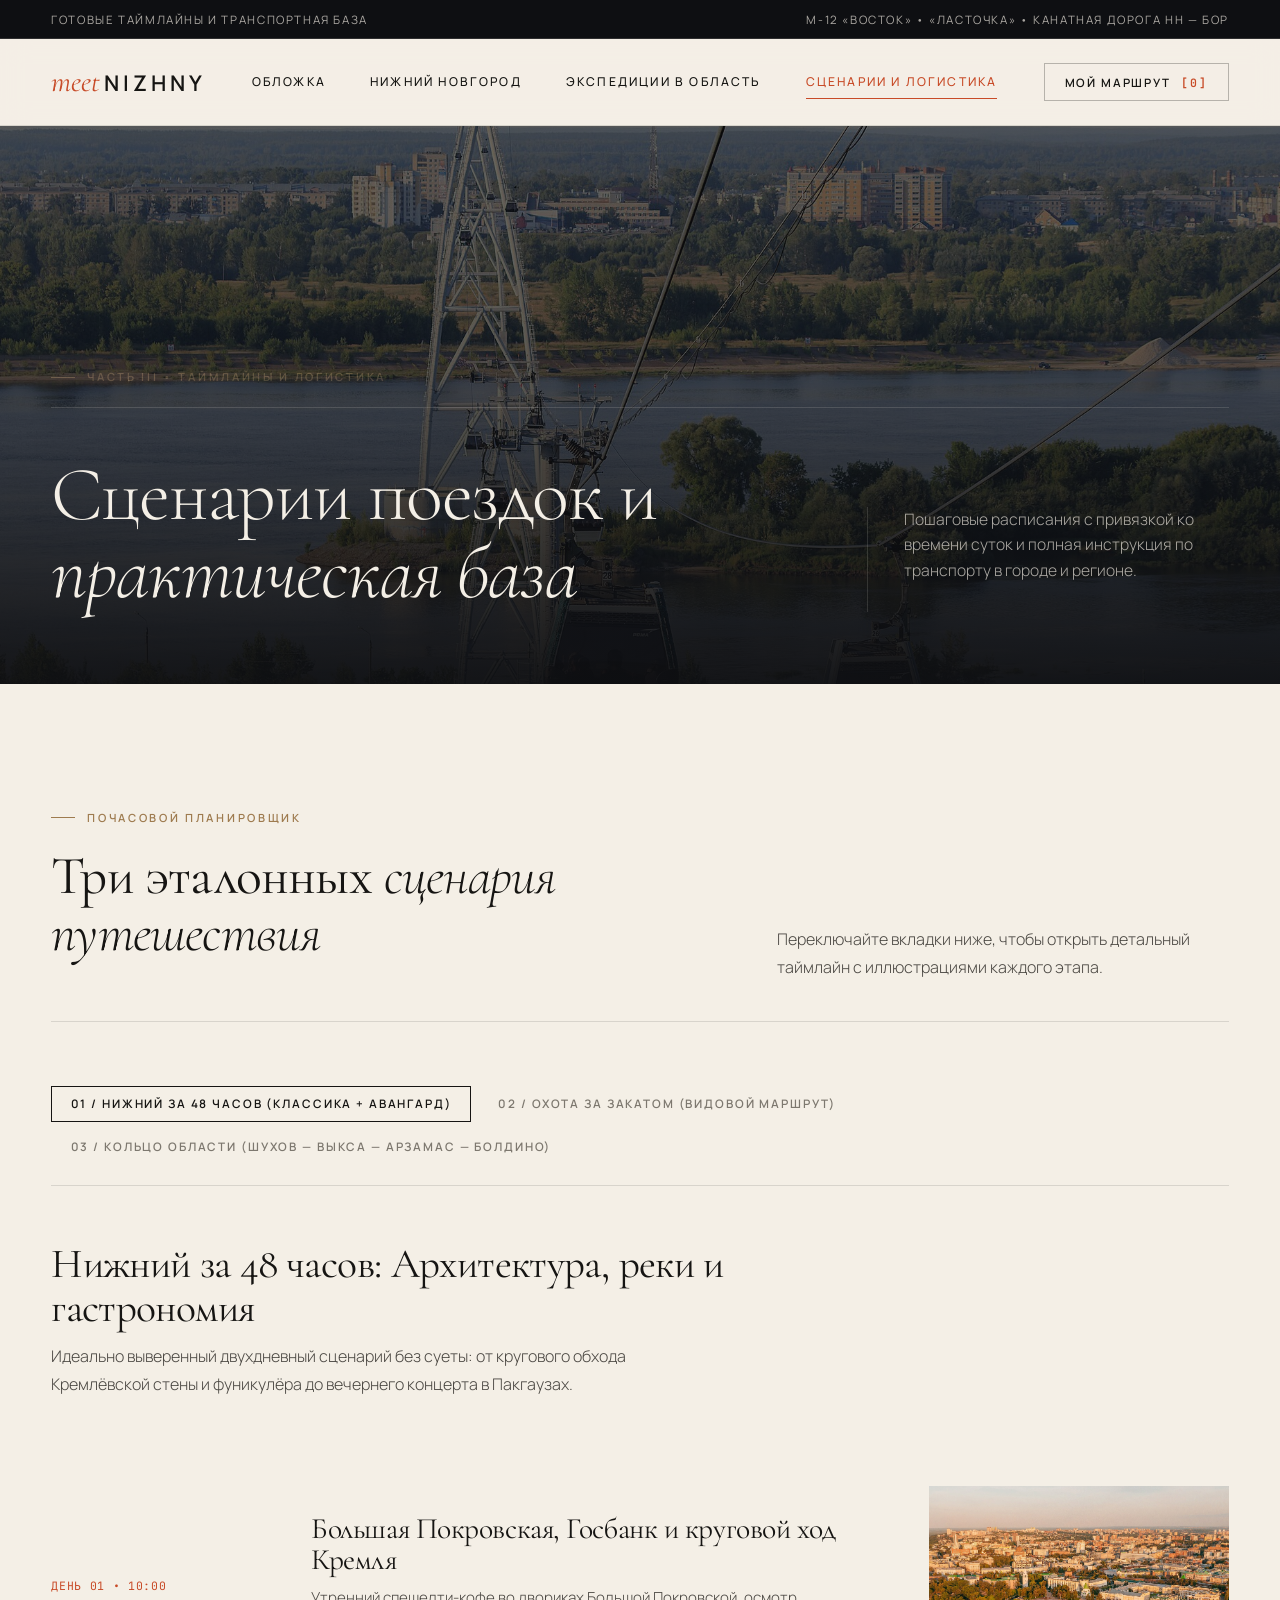
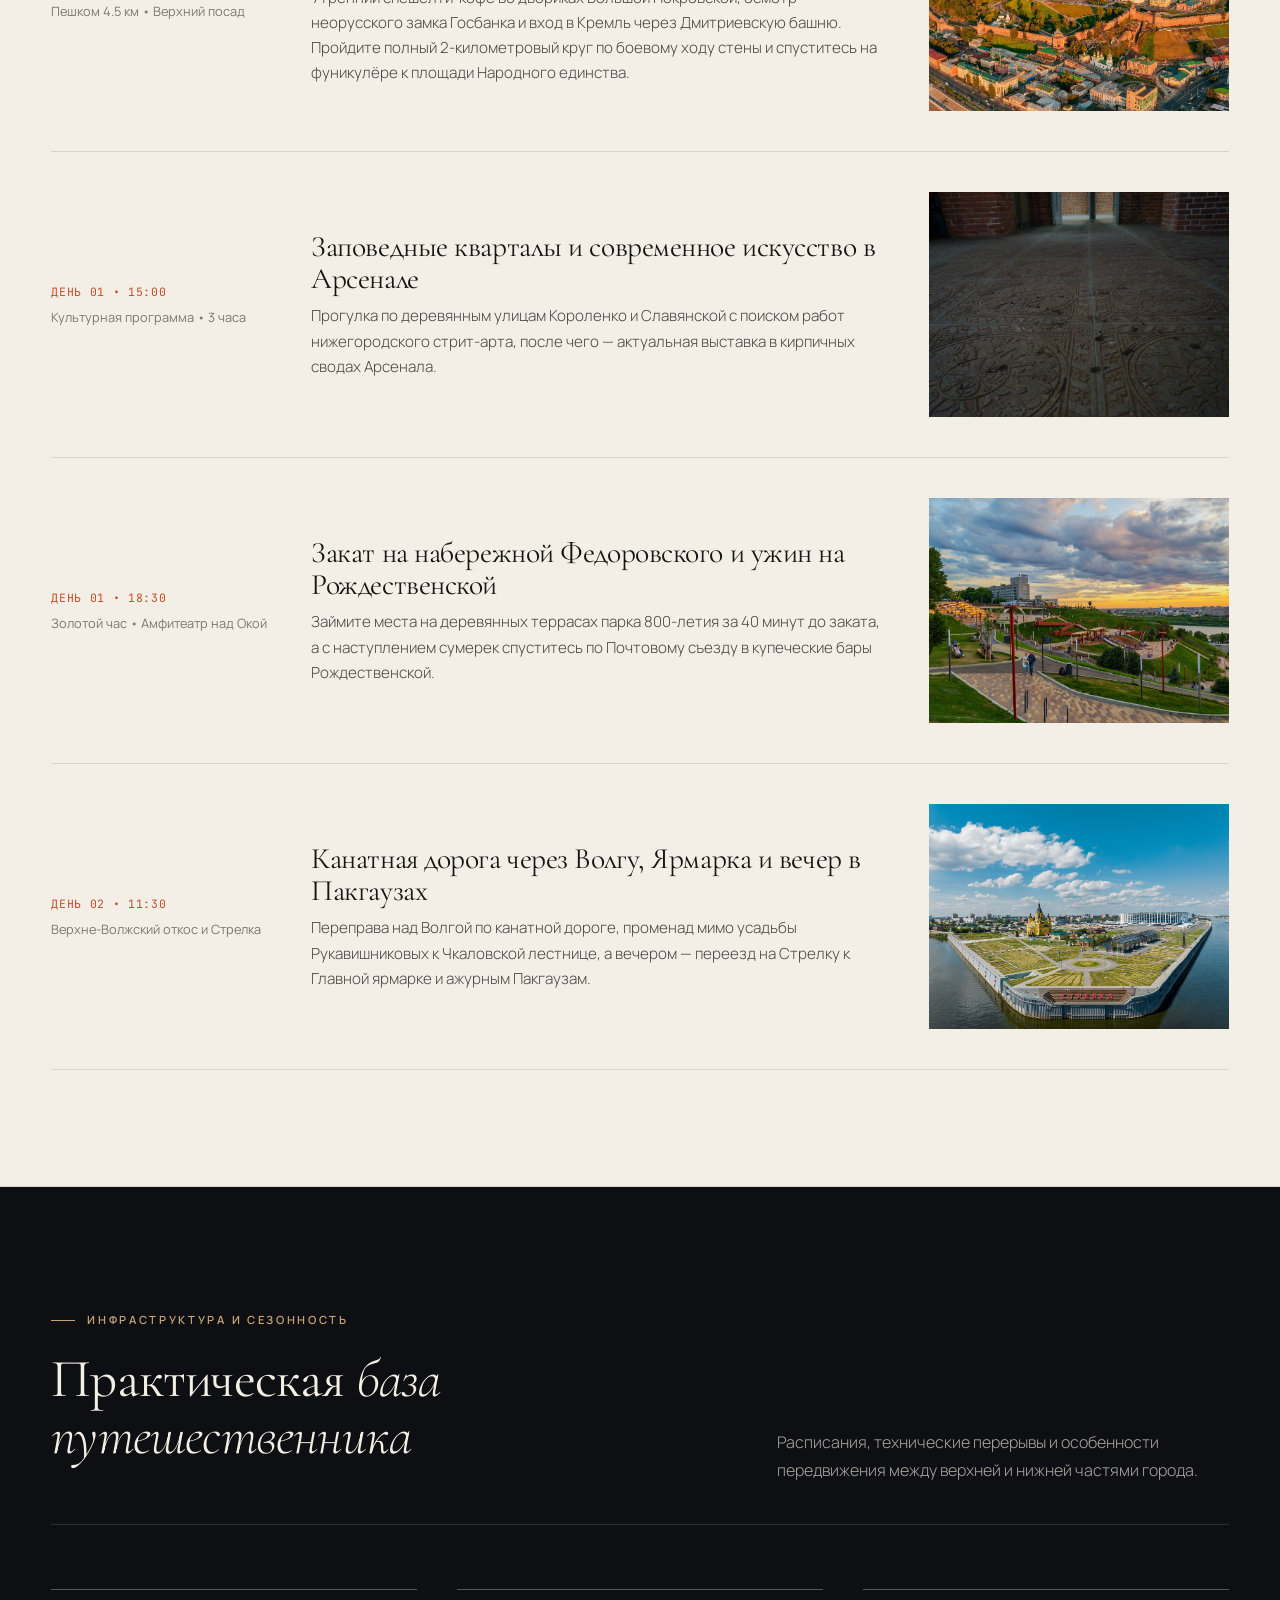
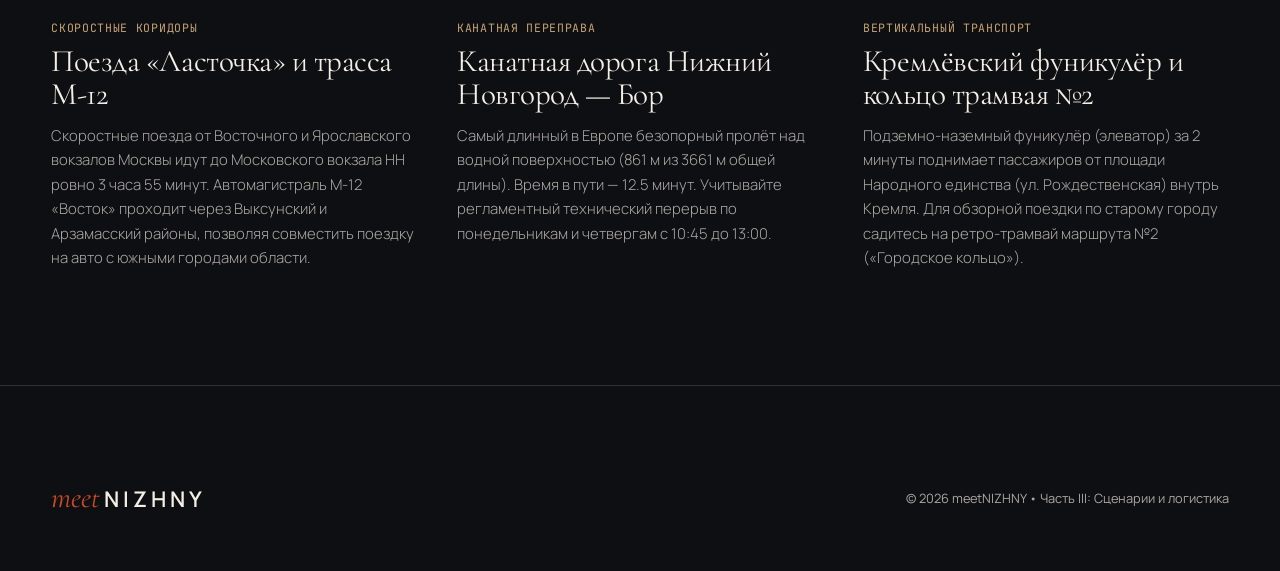
<file: routes.html>
<!DOCTYPE html>
<html lang="ru">
<head>
  <meta charset="UTF-8">
  <meta name="viewport" content="width=device-width, initial-scale=1.0">
  <title>Сценарии и Логистика | meetNIZHNY</title>
  <link rel="icon" type="image/png" href="logo.png">
  <link rel="stylesheet" href="styles.css">
</head>
<body>

  <div class="utility-bar">
    <div class="container utility-inner">
      <span>Готовые таймлайны и транспортная база</span>
      <span>М-12 «Восток» • «Ласточка» • Канатная дорога НН — Бор</span>
    </div>
  </div>

  <header class="site-header">
    <div class="container header-inner">
      <a href="index.html" class="brand-logo"><span class="meet">meet</span>NIZHNY</a>
      <nav class="main-nav">
        <a href="index.html" class="nav-link">Обложка</a>
        <a href="city.html" class="nav-link">Нижний Новгород</a>
        <a href="region.html" class="nav-link">Экспедиции в область</a>
        <a href="routes.html" class="nav-link active">Сценарии и логистика</a>
      </nav>
      <button class="fav-trigger" id="favDrawerBtn">
        <span>Мой маршрут</span>
        <span class="fav-count">[0]</span>
      </button>
    </div>
  </header>

  <section class="hero hero-subpage">
    <img class="hero-bg" src="img/kanatka.jpg" alt="Нижегородская канатная дорога над Волгой">
    <div class="hero-gradient"></div>
    <div class="container">
      <span class="eyebrow" style="color:var(--accent-bronze-light);">Часть III • Таймлайны и логистика</span>
      <div class="hero-grid">
        <div>
          <h1 class="display-title">Сценарии поездок и <em>практическая база</em></h1>
        </div>
        <div class="hero-aside">
          <p>
            Пошаговые расписания с привязкой ко времени суток и полная инструкция по транспорту в городе и регионе.
          </p>
        </div>
      </div>
    </div>
  </section>

  <!-- Почасовые сценарии (шаги и фото рендерятся из app.js) -->
  <section class="section">
    <div class="container">
      <div class="section-header-split">
        <div>
          <span class="eyebrow">Почасовой планировщик</span>
          <h2 class="section-title">Три эталонных <em>сценария путешествия</em></h2>
        </div>
        <p class="section-lead">
          Переключайте вкладки ниже, чтобы открыть детальный таймлайн с иллюстрациями каждого этапа.
        </p>
      </div>

      <div class="filter-strip">
        <button class="filter-tab active" data-route-tab="route-48h">01 / Нижний за 48 часов (Классика + Авангард)</button>
        <button class="filter-tab" data-route-tab="route-sunset">02 / Охота за закатом (Видовой маршрут)</button>
        <button class="filter-tab" data-route-tab="route-oblast">03 / Кольцо области (Шухов — Выкса — Арзамас — Болдино)</button>
      </div>

      <div id="masterRouteStage"></div>
    </div>
  </section>

  <section class="section section-dark">
    <div class="container">
      <div class="section-header-split">
        <div>
          <span class="eyebrow">Инфраструктура и сезонность</span>
          <h2 class="section-title">Практическая <em>база путешественника</em></h2>
        </div>
        <p class="section-lead">
          Расписания, технические перерывы и особенности передвижения между верхней и нижней частями города.
        </p>
      </div>

      <div class="editorial-grid">
        <div style="border-top:1px solid var(--line-dark-strong); padding-top:1.75rem;">
          <div class="mono-tag" style="color:var(--accent-bronze-light); margin-bottom:0.5rem;">СКОРОСТНЫЕ КОРИДОРЫ</div>
          <h3 class="serif" style="font-size:1.95rem; margin-bottom:0.75rem;">Поезда «Ласточка» и трасса М-12</h3>
          <p style="color:var(--text-ivory-muted); font-weight:300; font-size:0.93rem;">
            Скоростные поезда от Восточного и Ярославского вокзалов Москвы идут до Московского вокзала НН ровно 3 часа 55 минут. Автомагистраль М-12 «Восток» проходит через Выксунский и Арзамасский районы, позволяя совместить поездку на авто с южными городами области.
          </p>
        </div>

        <div style="border-top:1px solid var(--line-dark-strong); padding-top:1.75rem;">
          <div class="mono-tag" style="color:var(--accent-bronze-light); margin-bottom:0.5rem;">КАНАТНАЯ ПЕРЕПРАВА</div>
          <h3 class="serif" style="font-size:1.95rem; margin-bottom:0.75rem;">Канатная дорога Нижний Новгород — Бор</h3>
          <p style="color:var(--text-ivory-muted); font-weight:300; font-size:0.93rem;">
            Самый длинный в Европе безопорный пролёт над водной поверхностью (861 м из 3661 м общей длины). Время в пути — 12.5 минут. Учитывайте регламентный технический перерыв по понедельникам и четвергам с 10:45 до 13:00.
          </p>
        </div>

        <div style="border-top:1px solid var(--line-dark-strong); padding-top:1.75rem;">
          <div class="mono-tag" style="color:var(--accent-bronze-light); margin-bottom:0.5rem;">ВЕРТИКАЛЬНЫЙ ТРАНСПОРТ</div>
          <h3 class="serif" style="font-size:1.95rem; margin-bottom:0.75rem;">Кремлёвский фуникулёр и кольцо трамвая №2</h3>
          <p style="color:var(--text-ivory-muted); font-weight:300; font-size:0.93rem;">
            Подземно-наземный фуникулёр (элеватор) за 2 минуты поднимает пассажиров от площади Народного единства (ул. Рождественская) внутрь Кремля. Для обзорной поездки по старому городу садитесь на ретро-трамвай маршрута №2 («Городское кольцо»).
          </p>
        </div>
      </div>
    </div>
  </section>

  <div class="modal-backdrop" id="placeModal">
    <div class="modal-window" id="placeModalBody"></div>
  </div>

  <div class="drawer-backdrop" id="favDrawer">
    <div class="drawer-panel">
      <div style="display:flex; justify-content:space-between; align-items:center; padding-bottom:1.25rem; border-bottom:1px solid var(--line-light-strong);">
        <h3 class="serif" style="font-size:1.85rem;">Мой маршрут</h3>
        <button id="favDrawerClose" style="background:none; border:none; font-size:1.2rem; cursor:pointer;">✕</button>
      </div>
      <div id="drawerList" style="flex-grow:1; overflow-y:auto; padding:1rem 0;"></div>
    </div>
  </div>

  <footer class="site-footer">
    <div class="container" style="display:flex; justify-content:space-between; align-items:center; flex-wrap:wrap; gap:1rem;">
      <a href="index.html" class="brand-logo" style="color:var(--text-ivory);"><span class="meet">meet</span>NIZHNY</a>
      <span style="font-size:0.8rem; color:var(--text-ivory-muted);">© 2026 meetNIZHNY • Часть III: Сценарии и логистика</span>
    </div>
  </footer>

  <script src="app.js"></script>
</body>
</html>
</file>
<file: styles.css>
@import url('https://fonts.googleapis.com/css2?family=Cormorant+Garamond:ital,wght@0,300;0,400;0,500;0,600;1,300;1,400;1,600&family=JetBrains+Mono:wght@400;500&family=Manrope:wght@300;400;500;600&display=swap');

:root {
  /* Палитра Belmond (Тёплый лён, алебастр и бронза) */
  --bg-linen: #F4EFE6;
  --bg-alabaster: #FAF8F3;
  --bg-stone: #EAE3D5;
  
  /* Палитра Black Tomato & Remote Lands (Обсидиан, графит, терракота) */
  --bg-obsidian: #0E0F12;
  --bg-obsidian-elevated: #16181D;
  --bg-obsidian-card: #1B1D24;
  
  /* Типографика */
  --text-ink: #161513;
  --text-charcoal: #4A4742;
  --text-muted: #7D786F;
  --text-ivory: #F4EFE6;
  --text-ivory-muted: rgba(244, 239, 230, 0.68);
  
  /* Акценты */
  --accent-terracotta: #C84B28;
  --accent-terracotta-hover: #A63819;
  --accent-bronze: #9E7B4F;
  --accent-bronze-light: #C5A375;

  /* Тонкие архитектурные линии (Hairline borders) */
  --line-light: rgba(22, 21, 19, 0.12);
  --line-light-strong: rgba(22, 21, 19, 0.28);
  --line-dark: rgba(244, 239, 230, 0.14);
  --line-dark-strong: rgba(244, 239, 230, 0.32);

  /* Шрифты с полной поддержкой кириллицы */
  --font-serif: 'Cormorant Garamond', Georgia, serif;
  --font-sans: 'Manrope', -apple-system, BlinkMacSystemFont, sans-serif;
  --font-mono: 'JetBrains Mono', monospace;

  /* Ритм и отступы */
  --section-pad: clamp(5rem, 9vw, 8.5rem);
  --container-max: 1400px;
  --ease-luxury: cubic-bezier(0.16, 1, 0.3, 1);
}

* {
  box-sizing: border-box;
  margin: 0;
  padding: 0;
}

html {
  scroll-behavior: smooth;
  font-size: 16px;
}

body {
  background-color: var(--bg-linen);
  color: var(--text-ink);
  font-family: var(--font-sans);
  font-weight: 400;
  line-height: 1.65;
  -webkit-font-smoothing: antialiased;
  overflow-x: hidden;
}

/* ==========================================================================
   ТИПОГРАФИКА (Belmond & Black Tomato Editorial Style)
   ========================================================================== */
h1, h2, h3, h4, .serif {
  font-family: var(--font-serif);
  font-weight: 400;
  line-height: 1.06;
  letter-spacing: -0.015em;
}

h1 em, h2 em, h3 em, .serif em {
  font-style: italic;
  font-weight: 300;
}

.eyebrow {
  display: inline-flex;
  align-items: center;
  gap: 0.75rem;
  font-family: var(--font-sans);
  font-size: 0.7rem;
  font-weight: 600;
  text-transform: uppercase;
  letter-spacing: 0.24em;
  color: var(--accent-bronze);
  margin-bottom: 1.25rem;
}

.eyebrow::before {
  content: '';
  display: inline-block;
  width: 24px;
  height: 1px;
  background-color: currentColor;
}

.section-dark .eyebrow {
  color: var(--accent-bronze-light);
}

.display-title {
  font-size: clamp(3.1rem, 6vw, 5.6rem);
  font-weight: 300;
  line-height: 1.02;
}

.section-title {
  font-size: clamp(2.4rem, 4.2vw, 3.85rem);
  font-weight: 400;
  margin-bottom: 1.25rem;
}

.section-lead {
  font-size: clamp(1rem, 1.2vw, 1.15rem);
  color: var(--text-charcoal);
  max-width: 620px;
  font-weight: 300;
  line-height: 1.75;
}

.section-dark .section-lead {
  color: var(--text-ivory-muted);
}

.mono-tag {
  font-family: var(--font-mono);
  font-size: 0.72rem;
  letter-spacing: 0.06em;
  text-transform: uppercase;
}

/* ==========================================================================
   КОНТЕЙНЕРЫ И СЕКЦИИ
   ========================================================================== */
.container {
  width: 100%;
  max-width: var(--container-max);
  margin: 0 auto;
  padding: 0 clamp(1.5rem, 4vw, 4rem);
}

.section {
  padding: var(--section-pad) 0;
  border-bottom: 1px solid var(--line-light);
}

.section-alabaster {
  background-color: var(--bg-alabaster);
}

.section-stone {
  background-color: var(--bg-stone);
}

.section-dark {
  background-color: var(--bg-obsidian);
  color: var(--text-ivory);
  border-bottom: 1px solid var(--line-dark);
}

.section-header-split {
  display: grid;
  grid-template-columns: 1.2fr 0.8fr;
  gap: 3rem;
  align-items: end;
  margin-bottom: 4rem;
  padding-bottom: 2.5rem;
  border-bottom: 1px solid var(--line-light);
}

.section-dark .section-header-split {
  border-bottom-color: var(--line-dark);
}

/* ==========================================================================
   ШАПКА САЙТА (Wien.info Utility Bar + Belmond Minimalist Nav)
   ========================================================================== */
.utility-bar {
  background-color: var(--bg-obsidian);
  color: var(--text-ivory-muted);
  font-size: 0.72rem;
  letter-spacing: 0.14em;
  text-transform: uppercase;
  border-bottom: 1px solid var(--line-dark);
  padding: 0.6rem 0;
}

.utility-inner {
  display: flex;
  justify-content: space-between;
  align-items: center;
}

.site-header {
  position: sticky;
  top: 0;
  z-index: 100;
  background-color: rgba(244, 239, 230, 0.94);
  backdrop-filter: blur(14px);
  border-bottom: 1px solid var(--line-light);
}

.header-inner {
  display: flex;
  align-items: center;
  justify-content: space-between;
  height: 86px;
}

.brand-logo {
  text-decoration: none;
  color: var(--text-ink);
  font-family: var(--font-sans);
  font-size: 1.35rem;
  font-weight: 600;
  letter-spacing: 0.18em;
  display: flex;
  align-items: baseline;
}

.brand-logo .meet {
  font-family: var(--font-serif);
  font-style: italic;
  font-weight: 400;
  font-size: 1.85rem;
  letter-spacing: 0;
  color: var(--accent-terracotta);
  margin-right: 0.25rem;
  text-transform: lowercase;
}

.main-nav {
  display: flex;
  align-items: center;
  gap: 2.75rem;
}

.nav-link {
  text-decoration: none;
  color: var(--text-ink);
  font-size: 0.76rem;
  font-weight: 500;
  text-transform: uppercase;
  letter-spacing: 0.18em;
  padding: 0.4rem 0;
  position: relative;
  transition: color 0.3s ease;
}

.nav-link::after {
  content: '';
  position: absolute;
  left: 0;
  bottom: 0;
  width: 0;
  height: 1px;
  background-color: var(--accent-terracotta);
  transition: width 0.4s var(--ease-luxury);
}

.nav-link:hover::after,
.nav-link.active::after {
  width: 100%;
}

.nav-link.active {
  color: var(--accent-terracotta);
}

.fav-trigger {
  background: transparent;
  border: 1px solid var(--line-light-strong);
  padding: 0.65rem 1.25rem;
  font-family: var(--font-sans);
  font-size: 0.72rem;
  font-weight: 600;
  text-transform: uppercase;
  letter-spacing: 0.16em;
  color: var(--text-ink);
  cursor: pointer;
  display: inline-flex;
  align-items: center;
  gap: 0.65rem;
  transition: all 0.35s var(--ease-luxury);
}

.fav-trigger:hover {
  background-color: var(--text-ink);
  color: var(--bg-linen);
}

.fav-count {
  font-family: var(--font-mono);
  color: var(--accent-terracotta);
  font-weight: 600;
}

.fav-trigger:hover .fav-count {
  color: var(--accent-bronze-light);
}

/* ==========================================================================
   КНОПКИ И ССЫЛКИ (Острые архитектурные грани Belmond)
   ========================================================================== */
.btn {
  display: inline-flex;
  align-items: center;
  justify-content: center;
  gap: 0.75rem;
  padding: 1rem 2rem;
  font-family: var(--font-sans);
  font-size: 0.74rem;
  font-weight: 600;
  text-transform: uppercase;
  letter-spacing: 0.2em;
  text-decoration: none;
  cursor: pointer;
  border: 1px solid transparent;
  border-radius: 0;
  transition: all 0.4s var(--ease-luxury);
}

.btn-terracotta {
  background-color: var(--accent-terracotta);
  color: #fff;
}

.btn-terracotta:hover {
  background-color: var(--accent-terracotta-hover);
}

.btn-outline-light {
  background: transparent;
  color: var(--text-ivory);
  border-color: var(--line-dark-strong);
}

.btn-outline-light:hover {
  background-color: var(--text-ivory);
  color: var(--bg-obsidian);
}

.btn-outline-dark {
  background: transparent;
  color: var(--text-ink);
  border-color: var(--line-light-strong);
}

.btn-outline-dark:hover {
  background-color: var(--text-ink);
  color: var(--bg-linen);
}

.editorial-link {
  background: none;
  border: none;
  padding: 0 0 0.25rem 0;
  font-family: var(--font-sans);
  font-size: 0.73rem;
  font-weight: 600;
  text-transform: uppercase;
  letter-spacing: 0.2em;
  color: var(--text-ink);
  border-bottom: 1px solid var(--text-ink);
  cursor: pointer;
  text-decoration: none;
  display: inline-flex;
  align-items: center;
  gap: 0.5rem;
  transition: color 0.3s ease, border-color 0.3s ease;
}

.editorial-link:hover {
  color: var(--accent-terracotta);
  border-bottom-color: var(--accent-terracotta);
}

.section-dark .editorial-link {
  color: var(--text-ivory);
  border-bottom-color: var(--line-dark-strong);
}

.section-dark .editorial-link:hover {
  color: var(--accent-bronze-light);
  border-bottom-color: var(--accent-bronze-light);
}

/* ==========================================================================
   HERO СЕКЦИЯ (Belmond Full-Bleed + Split Caption)
   ========================================================================== */
.hero {
  position: relative;
  min-height: 86vh;
  display: flex;
  align-items: flex-end;
  padding: 5.5rem 0 4.5rem;
  background-color: var(--bg-obsidian);
  color: var(--text-ivory);
  overflow: hidden;
}

.hero-subpage {
  min-height: 62vh;
}

.hero-bg {
  position: absolute;
  inset: 0;
  width: 100%;
  height: 100%;
  object-fit: cover;
  opacity: 0.58;
  transform: scale(1.04);
  transition: transform 10s var(--ease-luxury);
}

.hero:hover .hero-bg {
  transform: scale(1);
}

.hero-gradient {
  position: absolute;
  inset: 0;
  background: linear-gradient(
    180deg,
    rgba(14, 15, 18, 0.35) 0%,
    rgba(14, 15, 18, 0.45) 45%,
    rgba(14, 15, 18, 0.94) 100%
  );
}

.hero-grid {
  position: relative;
  z-index: 2;
  display: grid;
  grid-template-columns: 1.35fr 0.65fr;
  gap: 4rem;
  align-items: end;
  padding-top: 3rem;
  border-top: 1px solid var(--line-dark);
}

.hero-aside {
  border-left: 1px solid var(--line-dark);
  padding-left: 2.25rem;
}

.hero-aside p {
  font-size: 0.98rem;
  color: var(--text-ivory-muted);
  font-weight: 300;
  margin-bottom: 1.75rem;
}

/* ==========================================================================
   АСИММЕТРИЧНЫЙ ЖУРНАЛЬНЫЙ РАЗВОРОТ (Belmond Editorial Spread)
   ========================================================================== */
.belmond-spread {
  display: grid;
  grid-template-columns: 1.05fr 0.95fr;
  gap: 5rem;
  align-items: start;
}

.spread-col-left .frame-portrait {
  width: 100%;
  aspect-ratio: 4 / 5;
  overflow: hidden;
  background-color: var(--bg-obsidian);
  margin-bottom: 1.25rem;
}

.spread-col-left .frame-portrait img,
.spread-col-right .frame-landscape img {
  width: 100%;
  height: 100%;
  object-fit: cover;
  transition: transform 1.2s var(--ease-luxury);
}

.spread-col-left:hover .frame-portrait img,
.spread-col-right:hover .frame-landscape img {
  transform: scale(1.05);
}

.spread-col-right {
  padding-top: 5.5rem;
}

.spread-col-right .frame-landscape {
  width: 100%;
  aspect-ratio: 16 / 10;
  overflow: hidden;
  background-color: var(--bg-obsidian);
  margin: 2.5rem 0 1.25rem;
}

.image-caption {
  display: flex;
  justify-content: space-between;
  font-size: 0.75rem;
  color: var(--text-muted);
  border-top: 1px solid var(--line-light);
  padding-top: 0.65rem;
}

/* ==========================================================================
   BLACK TOMATO: THE PURSUIT OF FEELING (Матрица эмоций)
   ========================================================================== */
.feelings-matrix {
  display: grid;
  grid-template-columns: 380px 1fr;
  border: 1px solid var(--line-dark);
  background-color: var(--bg-obsidian-elevated);
}

.feelings-nav {
  display: flex;
  flex-direction: column;
  border-right: 1px solid var(--line-dark);
}

.feeling-btn {
  background: transparent;
  border: none;
  border-bottom: 1px solid var(--line-dark);
  padding: 1.85rem 2rem;
  text-align: left;
  color: var(--text-ivory);
  cursor: pointer;
  transition: background-color 0.35s ease;
}

.feeling-btn:last-child {
  border-bottom: none;
}

.feeling-btn:hover,
.feeling-btn.active {
  background-color: rgba(200, 75, 40, 0.16);
}

.feeling-btn.active {
  border-left: 3px solid var(--accent-terracotta);
}

.feeling-num {
  font-family: var(--font-mono);
  font-size: 0.7rem;
  color: var(--accent-bronze-light);
  display: block;
  margin-bottom: 0.35rem;
}

.feeling-name {
  font-family: var(--font-serif);
  font-size: 1.55rem;
  display: block;
  margin-bottom: 0.25rem;
}

.feeling-sub {
  font-size: 0.8rem;
  color: var(--text-ivory-muted);
}

.feeling-stage {
  display: grid;
  grid-template-columns: 1.1fr 0.9fr;
}

.feeling-stage-img {
  width: 100%;
  height: 100%;
  min-height: 460px;
  object-fit: cover;
}

.feeling-stage-body {
  padding: 3rem;
  display: flex;
  flex-direction: column;
  justify-content: center;
}

/* ==========================================================================
   REMOTE LANDS: 1 - 2 - 3 BESPOKE TRIP FINDER
   ========================================================================== */
.remotelands-finder {
  display: grid;
  grid-template-columns: repeat(3, 1fr);
  border-top: 1px solid var(--line-light-strong);
  border-bottom: 1px solid var(--line-light-strong);
  margin-bottom: 4rem;
  background-color: var(--bg-alabaster);
}

.rl-step {
  padding: 2rem 2.25rem;
  border-right: 1px solid var(--line-light);
  display: flex;
  flex-direction: column;
  gap: 0.65rem;
}

.rl-step:last-child {
  border-right: none;
}

.rl-step-header {
  display: flex;
  align-items: baseline;
  gap: 0.85rem;
}

.rl-num {
  font-family: var(--font-serif);
  font-size: 2.2rem;
  font-style: italic;
  color: var(--accent-bronze);
  line-height: 1;
}

.rl-label {
  font-size: 0.72rem;
  font-weight: 600;
  text-transform: uppercase;
  letter-spacing: 0.2em;
  color: var(--text-muted);
}

.rl-select {
  width: 100%;
  border: none;
  border-bottom: 1px solid var(--line-light-strong);
  background: transparent;
  padding: 0.65rem 0;
  font-family: var(--font-serif);
  font-size: 1.35rem;
  color: var(--text-ink);
  cursor: pointer;
  outline: none;
}

/* ==========================================================================
   КАРТОЧКИ ГАЛЕРЕЙНОГО ТИПА (Belmond 4:5 Portrait Architecture)
   ========================================================================== */
.filter-strip {
  display: flex;
  flex-wrap: wrap;
  gap: 0.5rem;
  margin-bottom: 3.5rem;
  border-bottom: 1px solid var(--line-light);
  padding-bottom: 1.25rem;
}

.section-dark .filter-strip {
  border-bottom-color: var(--line-dark);
}

.filter-tab {
  background: transparent;
  border: 1px solid transparent;
  padding: 0.55rem 1.15rem;
  font-family: var(--font-sans);
  font-size: 0.73rem;
  font-weight: 600;
  text-transform: uppercase;
  letter-spacing: 0.16em;
  color: var(--text-muted);
  cursor: pointer;
  transition: all 0.3s ease;
}

.filter-tab:hover,
.filter-tab.active {
  color: var(--text-ink);
  border-color: var(--text-ink);
}

.section-dark .filter-tab {
  color: var(--text-ivory-muted);
}

.section-dark .filter-tab:hover,
.section-dark .filter-tab.active {
  color: var(--text-ivory);
  border-color: var(--accent-bronze-light);
}

.editorial-grid {
  display: grid;
  grid-template-columns: repeat(auto-fill, minmax(360px, 1fr));
  column-gap: 2.5rem;
  row-gap: 4rem;
}

.editorial-card {
  display: flex;
  flex-direction: column;
  position: relative;
}

.editorial-media {
  position: relative;
  width: 100%;
  aspect-ratio: 4 / 5;
  overflow: hidden;
  background-color: var(--bg-obsidian-card);
  margin-bottom: 1.4rem;
}

.editorial-media img {
  width: 100%;
  height: 100%;
  object-fit: cover;
  transition: transform 1.2s var(--ease-luxury);
}

.editorial-card:hover .editorial-media img {
  transform: scale(1.06);
}

.media-top-bar {
  position: absolute;
  top: 1rem;
  left: 1rem;
  right: 1rem;
  display: flex;
  justify-content: space-between;
  align-items: flex-start;
  z-index: 2;
}

.media-tag {
  background-color: rgba(14, 15, 18, 0.82);
  backdrop-filter: blur(6px);
  color: var(--text-ivory);
  font-size: 0.66rem;
  font-weight: 600;
  text-transform: uppercase;
  letter-spacing: 0.18em;
  padding: 0.45rem 0.85rem;
}

.fav-icon-btn {
  width: 38px;
  height: 38px;
  background-color: rgba(244, 239, 230, 0.92);
  border: none;
  color: var(--text-ink);
  font-size: 1rem;
  cursor: pointer;
  display: flex;
  align-items: center;
  justify-content: center;
  transition: all 0.3s ease;
}

.fav-icon-btn.active {
  background-color: var(--accent-terracotta);
  color: #fff;
}

.editorial-meta {
  display: flex;
  justify-content: space-between;
  font-family: var(--font-mono);
  font-size: 0.7rem;
  text-transform: uppercase;
  color: var(--accent-bronze);
  border-bottom: 1px solid var(--line-light);
  padding-bottom: 0.55rem;
  margin-bottom: 0.85rem;
}

.section-dark .editorial-meta {
  color: var(--accent-bronze-light);
  border-bottom-color: var(--line-dark);
}

.editorial-title {
  font-size: 1.85rem;
  margin-bottom: 0.65rem;
  font-weight: 400;
}

.editorial-desc {
  font-size: 0.93rem;
  color: var(--text-charcoal);
  font-weight: 300;
  margin-bottom: 1.35rem;
  flex-grow: 1;
}

.section-dark .editorial-desc {
  color: var(--text-ivory-muted);
}

/* Telemetry Table inside Region Cards (Remote Lands style) */
.telemetry-box {
  border-top: 1px solid var(--line-dark);
  border-bottom: 1px solid var(--line-dark);
  padding: 0.85rem 0;
  margin-bottom: 1.25rem;
  display: grid;
  grid-template-columns: 1fr 1fr;
  gap: 0.6rem;
  font-size: 0.76rem;
}

.telemetry-item span {
  display: block;
  font-size: 0.65rem;
  text-transform: uppercase;
  letter-spacing: 0.14em;
  color: var(--text-ivory-muted);
}

.telemetry-item strong {
  font-family: var(--font-mono);
  font-weight: 500;
  color: var(--text-ivory);
}

/* ==========================================================================
   DISCOVER LA: TODAY'S MUST READ (Асимметричная журнальная сетка)
   ========================================================================== */
.must-read-grid {
  display: grid;
  grid-template-columns: 1.25fr 0.75fr;
  gap: 3.5rem;
}

.must-read-lead img {
  width: 100%;
  aspect-ratio: 16 / 10;
  object-fit: cover;
  margin-bottom: 1.5rem;
}

.must-read-side {
  display: flex;
  flex-direction: column;
  justify-content: space-between;
  border-left: 1px solid var(--line-light);
  padding-left: 2.5rem;
}

.side-story {
  padding-bottom: 1.75rem;
  border-bottom: 1px solid var(--line-light);
}

.side-story:last-child {
  border-bottom: none;
  padding-bottom: 0;
}

/* ==========================================================================
   КВАРТАЛЫ И МАРШРУТЫ (City & Routes Pages)
   ========================================================================== */
.hood-explorer {
  display: grid;
  grid-template-columns: 340px 1fr;
  border: 1px solid var(--line-light-strong);
  background-color: var(--bg-alabaster);
}

.hood-sidebar {
  border-right: 1px solid var(--line-light-strong);
  display: flex;
  flex-direction: column;
}

.hood-btn {
  padding: 1.65rem 1.75rem;
  text-align: left;
  background: transparent;
  border: none;
  border-bottom: 1px solid var(--line-light);
  cursor: pointer;
  transition: all 0.3s ease;
}

.hood-btn.active {
  background-color: var(--bg-obsidian);
  color: var(--text-ivory);
}

.hood-content {
  display: grid;
  grid-template-columns: 1fr 1fr;
}

.hood-content img {
  width: 100%;
  height: 100%;
  min-height: 440px;
  object-fit: cover;
}

.hood-details {
  padding: 3rem;
  display: flex;
  flex-direction: column;
  justify-content: center;
}

/* Timelines */
.itinerary-step {
  display: grid;
  grid-template-columns: 220px 1fr 300px;
  gap: 2.5rem;
  padding: 2.5rem 0;
  border-bottom: 1px solid var(--line-light);
  align-items: center;
}

.itinerary-step img {
  width: 100%;
  aspect-ratio: 4 / 3;
  object-fit: cover;
}

/* ==========================================================================
   МОДАЛЬНОЕ ОКНО И ПАНЕЛЬ МАРШРУТА
   ========================================================================== */
.modal-backdrop {
  position: fixed;
  inset: 0;
  background: rgba(14, 15, 18, 0.82);
  backdrop-filter: blur(8px);
  z-index: 300;
  display: none;
  align-items: center;
  justify-content: center;
  padding: 2rem;
}

.modal-backdrop.open {
  display: flex;
}

.modal-window {
  background-color: var(--bg-alabaster);
  color: var(--text-ink);
  max-width: 900px;
  width: 100%;
  max-height: 90vh;
  overflow-y: auto;
  border: 1px solid var(--line-light-strong);
  position: relative;
}

.modal-hero {
  position: relative;
  height: 380px;
  background: var(--bg-obsidian);
}

.modal-hero img {
  width: 100%;
  height: 100%;
  object-fit: cover;
}

.modal-close {
  position: absolute;
  top: 1.25rem;
  right: 1.25rem;
  width: 44px;
  height: 44px;
  background: var(--bg-obsidian);
  color: var(--text-ivory);
  border: 1px solid var(--line-dark-strong);
  cursor: pointer;
  font-size: 1.1rem;
}

.modal-body {
  padding: 3rem;
}

.insider-callout {
  background-color: var(--bg-linen);
  border-left: 3px solid var(--accent-terracotta);
  padding: 1.5rem 1.75rem;
  margin: 2rem 0;
}

.drawer-backdrop {
  position: fixed;
  inset: 0;
  background: rgba(14, 15, 18, 0.65);
  z-index: 250;
  display: none;
  justify-content: flex-end;
}

.drawer-backdrop.open {
  display: flex;
}

.drawer-panel {
  width: 100%;
  max-width: 460px;
  background-color: var(--bg-alabaster);
  height: 100%;
  padding: 2.5rem;
  display: flex;
  flex-direction: column;
  border-left: 1px solid var(--line-light-strong);
}

/* ==========================================================================
   ПОДВАЛ (Belmond Minimalist Footer)
   ========================================================================== */
.site-footer {
  background-color: var(--bg-obsidian);
  color: var(--text-ivory);
  padding: 5.5rem 0 3rem;
}

.footer-grid {
  display: grid;
  grid-template-columns: 1.6fr 1fr 1fr 1fr;
  gap: 3rem;
  padding-bottom: 4rem;
  border-bottom: 1px solid var(--line-dark);
}

.footer-links {
  list-style: none;
  display: grid;
  gap: 0.75rem;
}

.footer-links a {
  color: var(--text-ivory-muted);
  text-decoration: none;
  font-size: 0.85rem;
  transition: color 0.25s;
}

.footer-links a:hover {
  color: var(--accent-bronze-light);
}

@media (max-width: 1024px) {
  .hero-grid,
  .section-header-split,
  .belmond-spread,
  .feelings-matrix,
  .feeling-stage,
  .remotelands-finder,
  .must-read-grid,
  .hood-explorer,
  .hood-content,
  .itinerary-step,
  .footer-grid {
    grid-template-columns: 1fr;
  }
  .spread-col-right {
    padding-top: 0;
  }
  .must-read-side {
    border-left: none;
    padding-left: 0;
  }
}

/* ==========================================================================
   АДАПТИВНОСТЬ ПОД ПЛАНШЕТЫ И СМАРТФОНЫ (iOS / Android)
   Замени этим блоком старые @media в самом конце styles.css
   ========================================================================== */
@media (max-width: 1024px) {
  .hero-grid,
  .section-header-split,
  .belmond-spread,
  .feelings-matrix,
  .feeling-stage,
  .remotelands-finder,
  .must-read-grid,
  .hood-explorer,
  .hood-content,
  .itinerary-step,
  .footer-grid {
    grid-template-columns: 1fr !important;
    gap: 2rem;
  }

  .spread-col-right {
    padding-top: 0;
  }

  .hero-aside {
    border-left: none;
    border-top: 1px solid var(--line-dark);
    padding-left: 0;
    padding-top: 1.5rem;
  }

  .must-read-side {
    border-left: none;
    border-top: 1px solid var(--line-light);
    padding-left: 0;
    padding-top: 2rem;
    gap: 1.75rem;
  }

  .feelings-nav {
    border-right: none;
    border-bottom: 1px solid var(--line-dark);
  }

  .hood-sidebar {
    border-right: none;
    border-bottom: 1px solid var(--line-light-strong);
  }

  .rl-step {
    border-right: none;
    border-bottom: 1px solid var(--line-light);
  }

  .rl-step:last-child {
    border-bottom: none;
  }
}

@media (max-width: 720px) {
  .utility-bar {
    display: none;
  }

  .container {
    padding: 0 1.25rem;
  }

  .section {
    padding: 3.5rem 0;
  }

  /* Шапка с горизонтальным свайпом меню без переноса строк */
  .header-inner {
    flex-wrap: wrap;
    height: auto;
    padding: 0.85rem 0;
    gap: 0.65rem;
  }

  .brand-logo {
    font-size: 1.15rem;
  }

  .brand-logo .meet {
    font-size: 1.55rem;
  }

  .fav-trigger {
    padding: 0.5rem 0.85rem;
    font-size: 0.68rem;
  }

  .main-nav {
    order: 3;
    width: 100%;
    gap: 1.35rem;
    overflow-x: auto;
    padding-bottom: 0.35rem;
    -webkit-overflow-scrolling: touch;
    scrollbar-width: none;
  }

  .main-nav::-webkit-scrollbar {
    display: none;
  }

  .nav-link {
    white-space: nowrap;
    font-size: 0.72rem;
  }

  /* Hero-секция на мобильном */
  .hero {
    min-height: 75vh;
    padding: 3.5rem 0 2.5rem;
  }

  .hero-subpage {
    min-height: 50vh;
  }

  .display-title {
    font-size: 2.35rem;
    line-height: 1.08;
  }

  .section-title {
    font-size: 2rem;
  }

  /* Главное исправление: убираем распирание экрана карточками 360px */
  .editorial-grid {
    grid-template-columns: 1fr;
    row-gap: 3rem;
  }

  /* Горизонтальный скролл для длинных полос фильтров */
  .filter-strip {
    flex-wrap: nowrap;
    overflow-x: auto;
    padding-bottom: 0.85rem;
    margin-bottom: 2.25rem;
    -webkit-overflow-scrolling: touch;
    scrollbar-width: none;
  }

  .filter-strip::-webkit-scrollbar {
    display: none;
  }

  .filter-tab {
    white-space: nowrap;
    flex-shrink: 0;
  }

  /* Компактные отступы внутри интерактивных блоков и модалок */
  .feeling-stage-img,
  .hood-content img {
    min-height: 260px;
    max-height: 320px;
  }

  .feeling-stage-body,
  .hood-details,
  .modal-body {
    padding: 1.5rem 1.25rem;
  }

  .feeling-btn,
  .hood-btn,
  .rl-step {
    padding: 1.25rem;
  }

  .rl-select {
    font-size: 1.15rem;
  }

  /* Модальное окно и шторка маршрута на весь экран телефона */
  .modal-backdrop {
    padding: 0.75rem;
  }

  .modal-hero {
    height: 240px;
  }

  .drawer-panel {
    max-width: 100%;
    padding: 1.5rem 1.25rem;
  }

  .btn {
    width: 100%;
    padding: 0.95rem 1.25rem;
  }
  @media (max-width: 720px) {
  .site-header {
    position: relative; /* Шапка остаётся наверху страницы и не едет за скроллом */
  }
}
</file>
